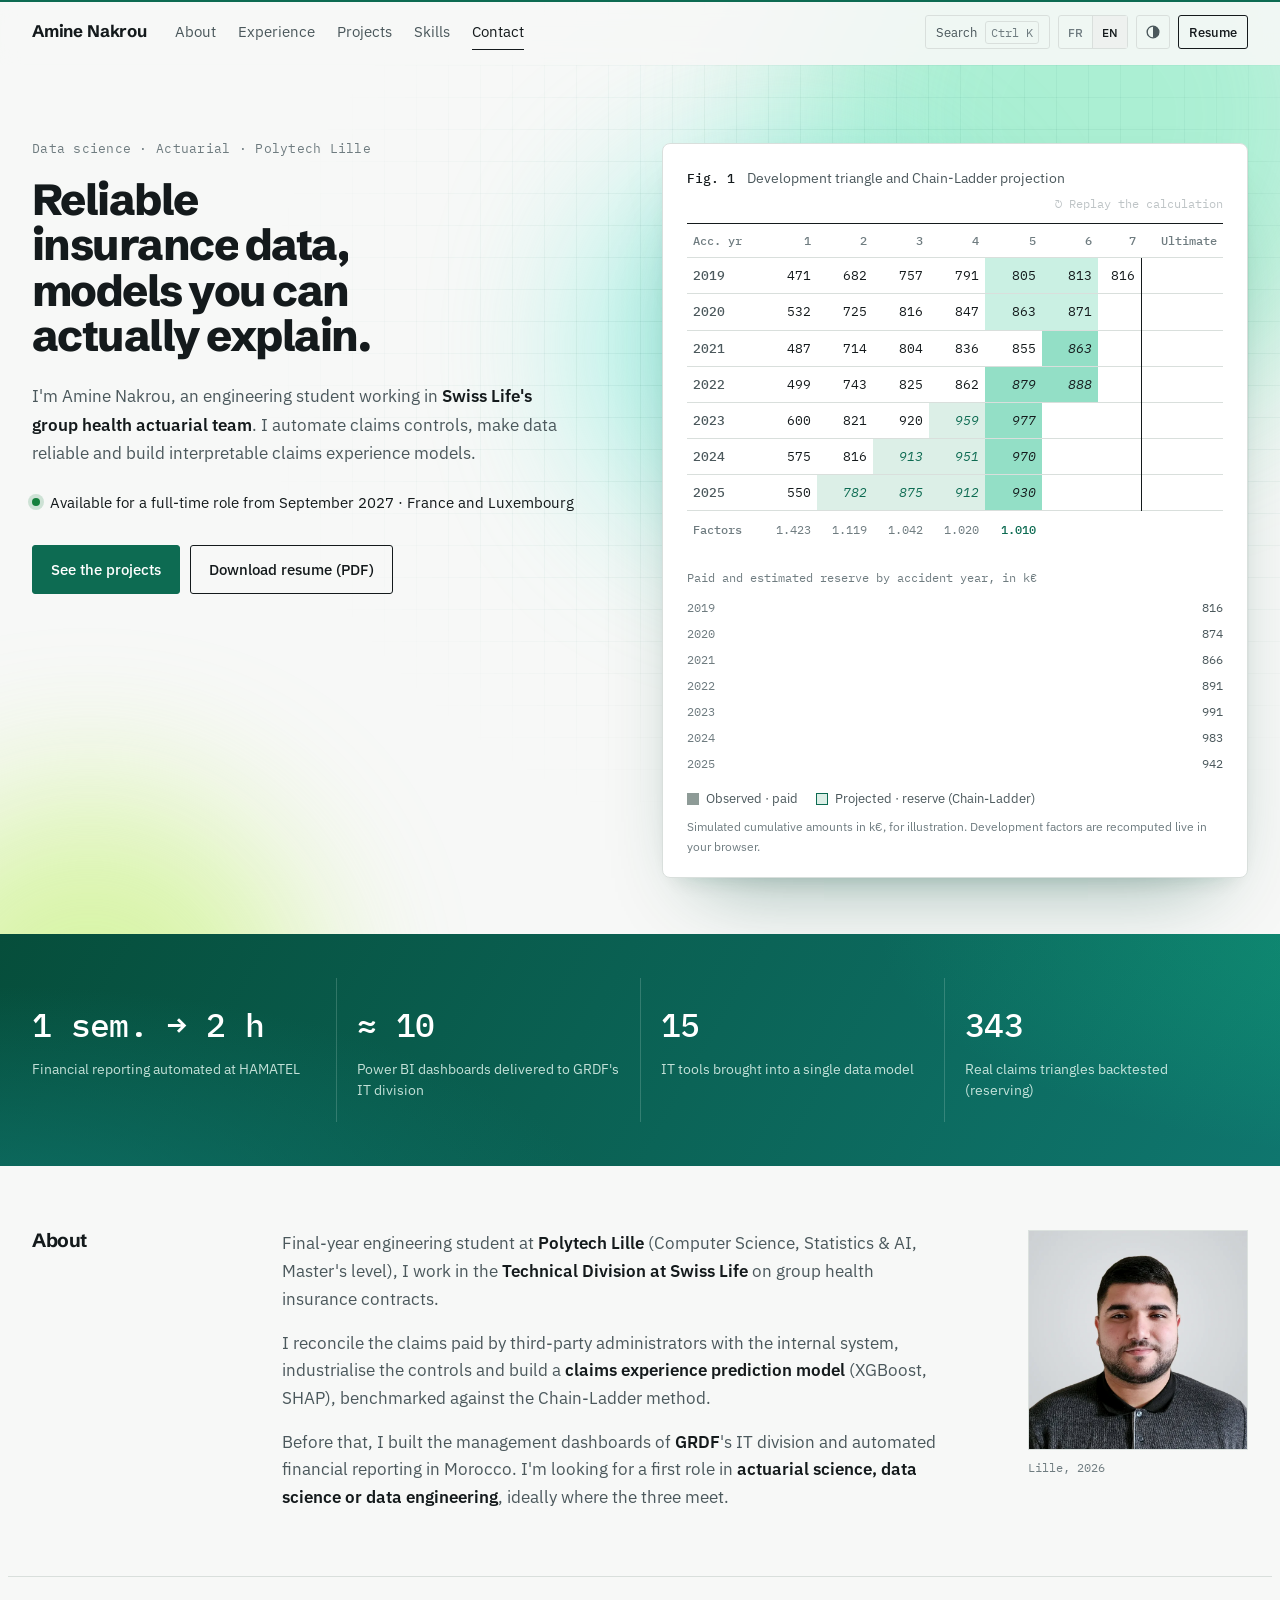
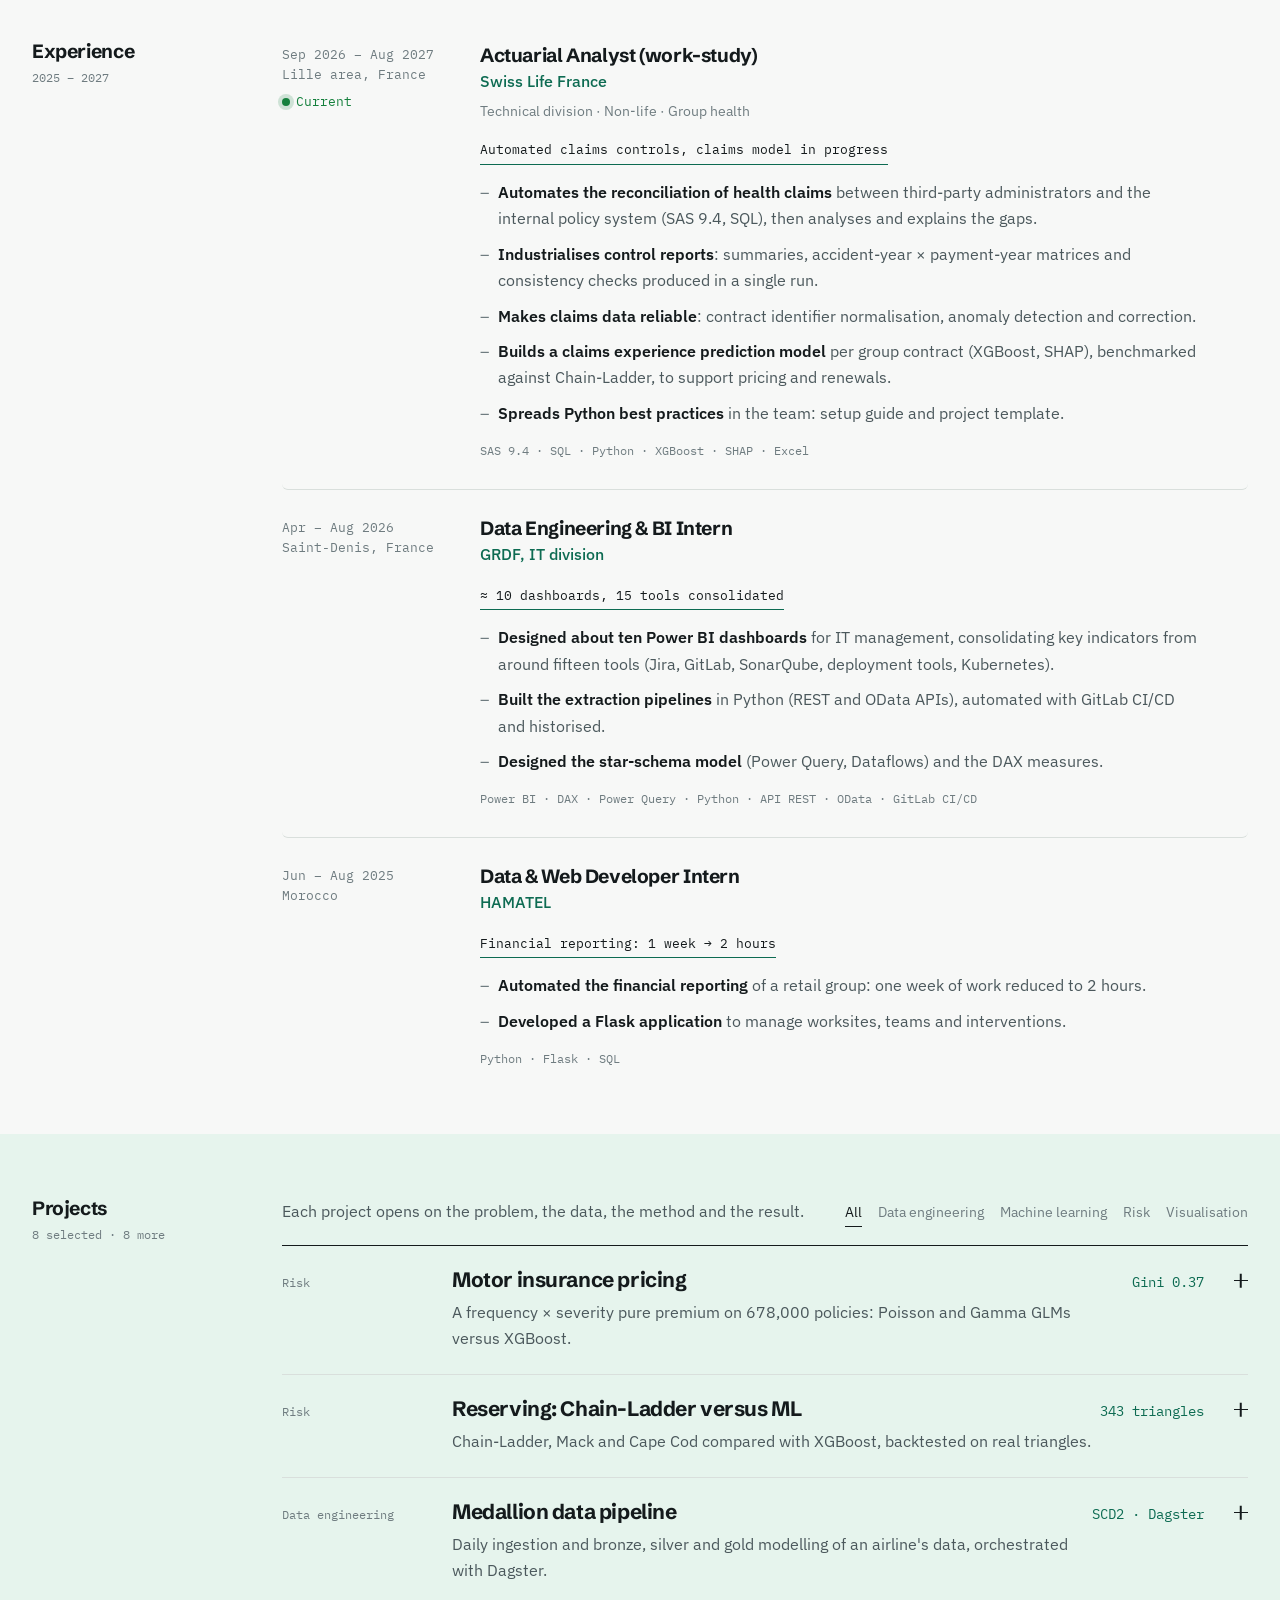
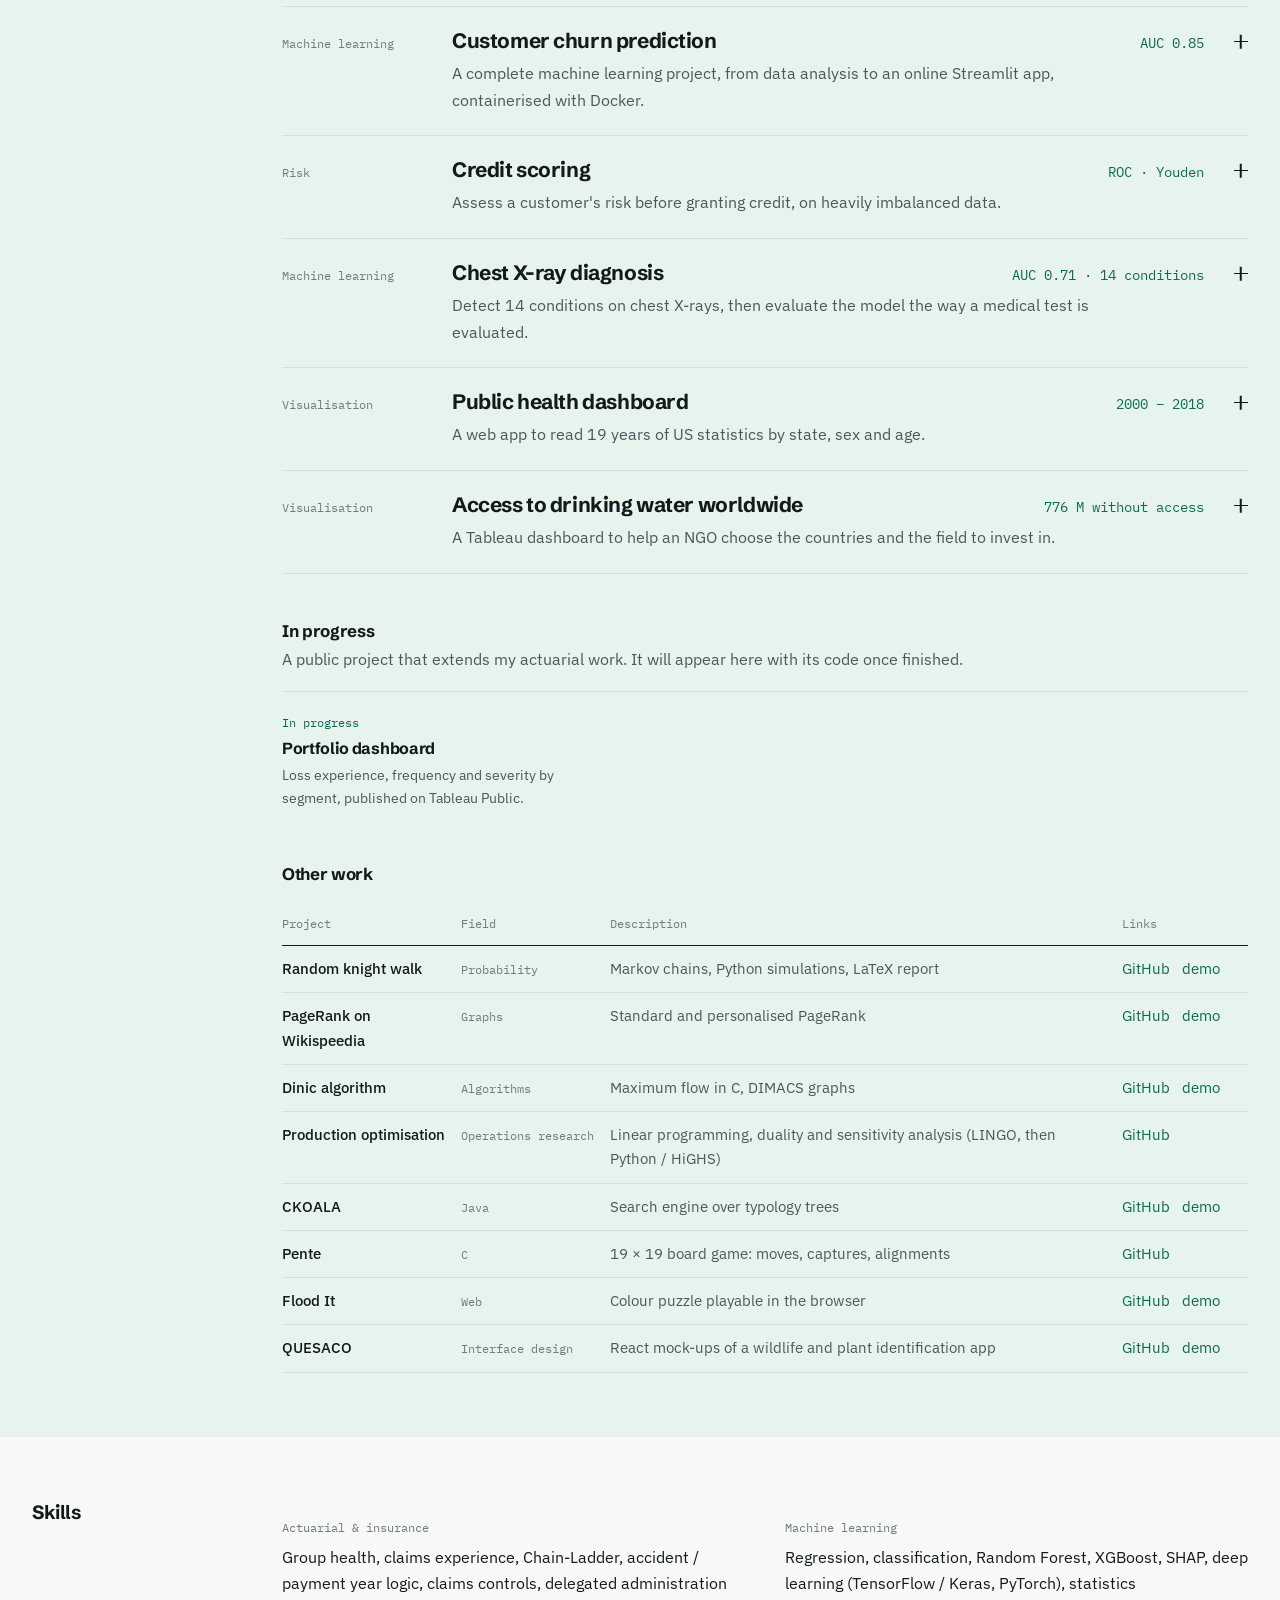
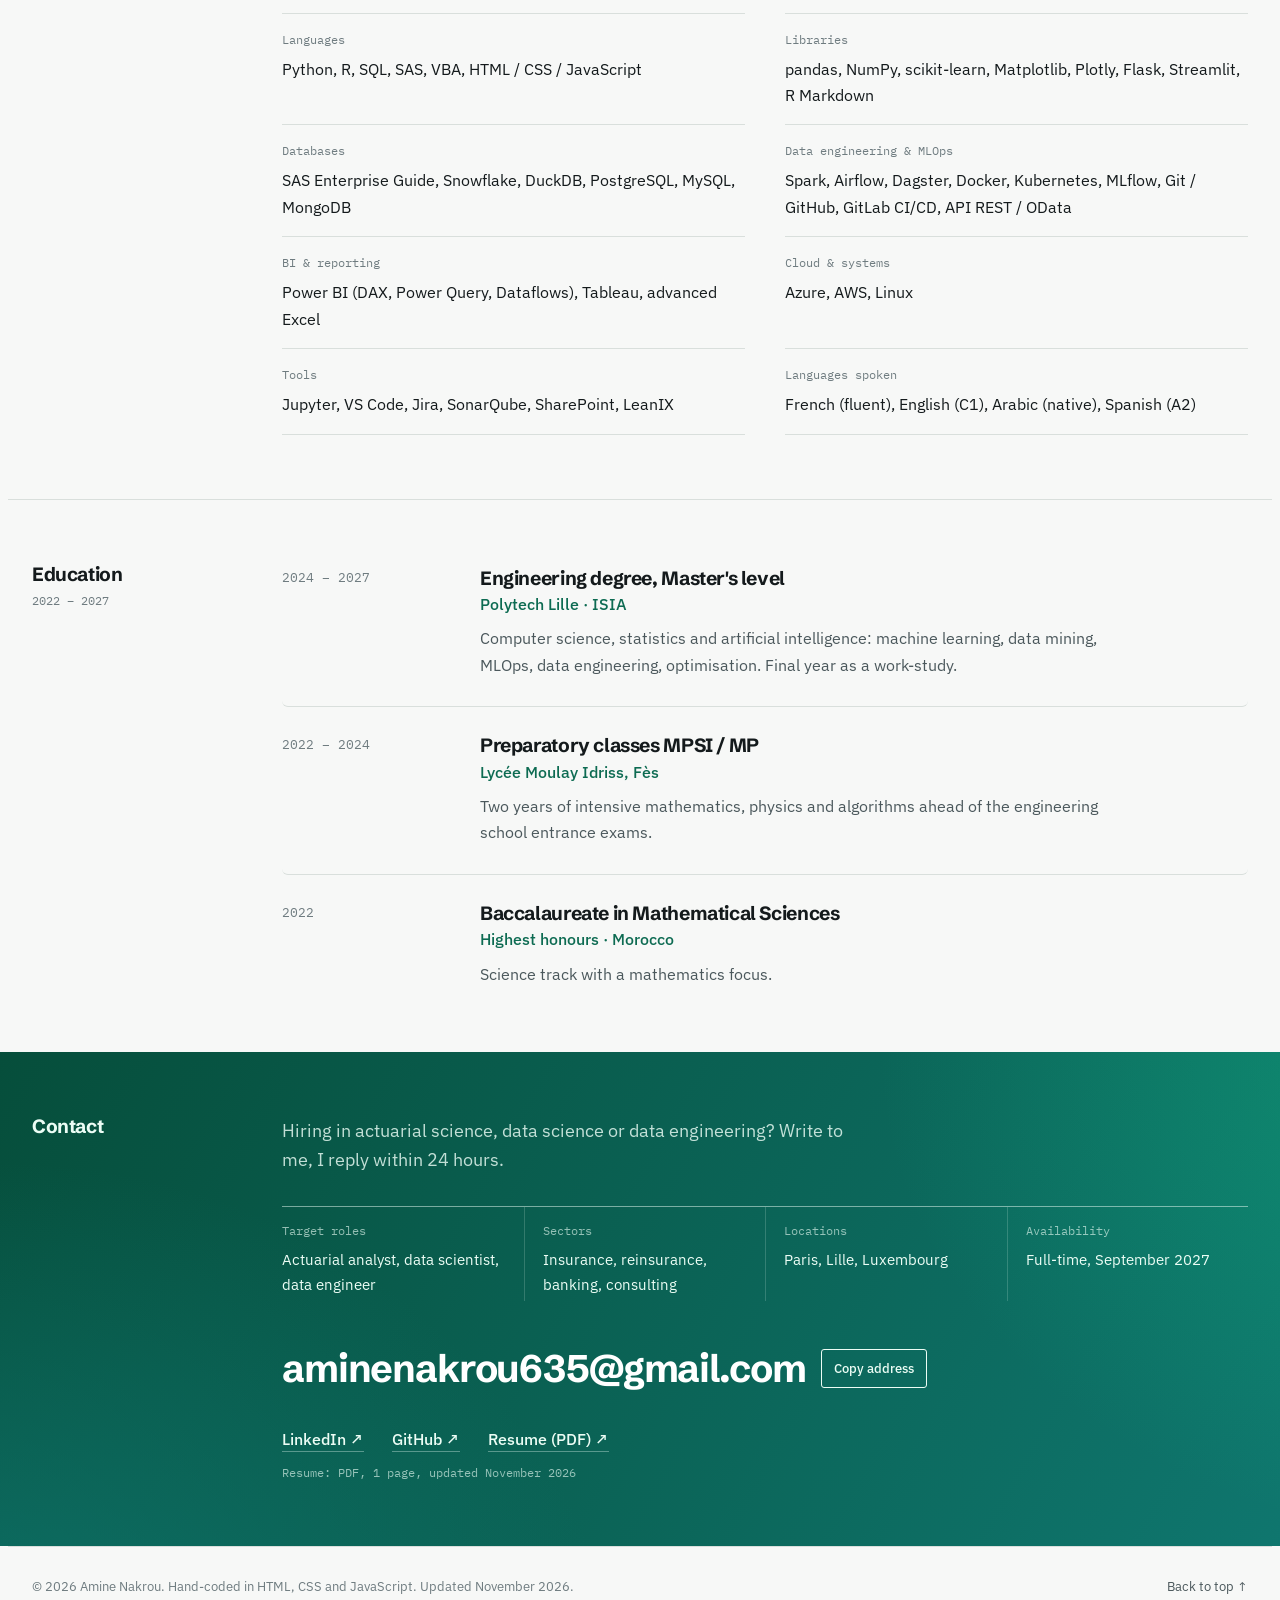
<file: index.html>
<!DOCTYPE html>
<html lang="fr">
<head>
  <meta charset="UTF-8" />
  <meta name="viewport" content="width=device-width, initial-scale=1.0, viewport-fit=cover" />
  <title>Amine Nakrou — Data science & actuariat</title>
  <meta name="description" content="Amine Nakrou, futur ingénieur Polytech Lille (ISIA), en alternance à l'actuariat santé collective de Swiss Life. Data science, actuariat, data engineering. Disponible en CDI dès septembre 2027, en France ou au Luxembourg." />
  <meta name="author" content="Amine Nakrou" />
  <meta name="robots" content="index, follow" />
  <link rel="canonical" href="https://aminenakrou.github.io/portfolio/" />
  <meta property="og:title" content="Amine Nakrou — Data science & actuariat" />
  <meta property="og:description" content="Ingénieur data science en actuariat santé. Contrôles automatisés, données de prestations fiables, modèles de sinistralité interprétables. CDI dès septembre 2027." />
  <meta property="og:image" content="https://aminenakrou.github.io/portfolio/assets/img/og-preview.png" />
  <meta property="og:url" content="https://aminenakrou.github.io/portfolio/" />
  <meta property="og:type" content="website" />
  <meta property="og:locale" content="fr_FR" />
  <meta name="twitter:card" content="summary_large_image" />
  <link rel="icon" href="assets/img/favicon.svg" type="image/svg+xml" />
  <link rel="preconnect" href="https://fonts.googleapis.com" />
  <link rel="preconnect" href="https://fonts.gstatic.com" crossorigin />
  <link href="https://fonts.googleapis.com/css2?family=Schibsted+Grotesk:wght@500;600;700;800&family=IBM+Plex+Sans:ital,wght@0,400;0,500;0,600;1,400&family=IBM+Plex+Mono:wght@400;500&display=swap" rel="stylesheet" />
  <link rel="stylesheet" href="style.css?v=20261119b" />
  <script>
    (function () {
      try {
        var t = localStorage.getItem('theme');
        if (t === 'light' || t === 'dark') document.documentElement.setAttribute('data-theme', t);
      } catch (_) { /* le thème système s'applique */ }
    }());
  </script>
  <script type="application/ld+json">
    {
      "@context": "https://schema.org",
      "@type": "Person",
      "name": "Amine Nakrou",
      "url": "https://aminenakrou.github.io/portfolio/",
      "jobTitle": "Ingénieur data science & actuariat",
      "alumniOf": {"@type": "CollegeOrUniversity", "name": "Polytech Lille"},
      "sameAs": ["https://linkedin.com/in/amine-nakrou", "https://github.com/aminenakrou"],
      "knowsAbout": ["Actuariat", "Assurance santé", "Chain-Ladder", "Data science", "Machine learning", "Data engineering", "SAS", "Python", "SQL", "Power BI"]
    }
  </script>
</head>
<body>
  <a class="skip" href="#main" data-i18n="a11y.skip">Aller au contenu</a>
  <div class="progress" aria-hidden="true"></div>

  <header class="top" id="top">
    <div class="shell top-inner">
      <a class="brand" href="#main">Amine Nakrou</a>
      <nav class="nav" data-i18n-aria="a11y.nav" aria-label="Navigation principale">
        <a href="#profil" data-i18n="nav.about">Profil</a>
        <a href="#experience" data-i18n="nav.experience">Expérience</a>
        <a href="#projets" data-i18n="nav.projects">Projets</a>
        <a href="#competences" data-i18n="nav.skills">Compétences</a>
        <a href="#contact" data-i18n="nav.contact">Contact</a>
      </nav>
      <div class="tools">
        <button class="tool search-btn" id="paletteBtn" type="button" data-i18n-title="palette.open" title="Recherche rapide"><span data-i18n="palette.short">Rechercher</span> <kbd id="kbd">Ctrl K</kbd></button>
        <div class="lang" role="group" data-i18n-aria="a11y.lang" aria-label="Langue">
          <button type="button" data-lang="fr" aria-pressed="true">FR</button>
          <button type="button" data-lang="en" aria-pressed="false">EN</button>
        </div>
        <button class="tool icon" id="themeBtn" type="button" aria-label="Changer de thème">
          <svg viewBox="0 0 20 20" aria-hidden="true"><circle cx="10" cy="10" r="6.5"/><path d="M10 3.5a6.5 6.5 0 0 1 0 13z"/></svg>
        </button>
        <a class="tool cv cv-link" href="assets/cv/cv_amine_nakrou_fr.pdf" target="_blank" rel="noopener" data-i18n="nav.cv">CV</a>
        <button class="tool icon menu-btn" id="menuBtn" type="button" aria-expanded="false" aria-controls="menu" data-i18n-aria="a11y.menu" aria-label="Menu">
          <svg viewBox="0 0 20 20" aria-hidden="true"><path d="M3 7h14M3 13h14"/></svg>
        </button>
      </div>
    </div>
    <nav class="menu" id="menu" hidden>
      <a href="#profil" data-i18n="nav.about">Profil</a>
      <a href="#experience" data-i18n="nav.experience">Expérience</a>
      <a href="#projets" data-i18n="nav.projects">Projets</a>
      <a href="#competences" data-i18n="nav.skills">Compétences</a>
      <a href="#contact" data-i18n="nav.contact">Contact</a>
      <a class="cv-link" href="assets/cv/cv_amine_nakrou_fr.pdf" target="_blank" rel="noopener" data-i18n="hero.cv">Télécharger le CV (PDF)</a>
    </nav>
  </header>

  <main id="main">
    <!-- ================= OUVERTURE ================= -->
    <section class="hero shell" id="hero">
      <div class="hero-glow" aria-hidden="true"><span></span><span></span><span></span><i class="cursor-glow"></i></div>
      <div class="hero-text">
        <p class="eyebrow" data-i18n="hero.eyebrow">Data science · Actuariat · Polytech Lille</p>
        <h1 data-i18n-html="hero.title">Des données d'assurance fiables, des modèles qu'on peut expliquer.</h1>
        <p class="lede" data-i18n-html="hero.lede">Je suis Amine Nakrou, futur ingénieur en alternance à l'<strong>actuariat santé collective de Swiss Life</strong>. J'automatise les contrôles de prestations, je fiabilise les données et je construis des modèles de sinistralité interprétables.</p>
        <p class="availability"><span class="dot" aria-hidden="true"></span><span data-i18n="hero.available">Disponible en CDI à partir de septembre 2027 · France et Luxembourg</span></p>
        <div class="actions">
          <a class="btn primary" href="#projets" data-i18n="hero.projects">Voir les projets</a>
          <a class="btn cv-link" href="assets/cv/cv_amine_nakrou_fr.pdf" target="_blank" rel="noopener" data-i18n="hero.cv">Télécharger le CV (PDF)</a>
        </div>
      </div>

      <figure class="triangle-fig" id="triangleFig">
        <div class="fig-head">
          <span class="fig-num" data-i18n="fig.num">Fig. 1</span>
          <span class="fig-title" data-i18n="fig.title">Triangle de développement et projection Chain-Ladder</span>
          <button class="replay" id="replay" type="button"><span aria-hidden="true">↻</span> <span data-i18n="fig.replay">Rejouer le calcul</span></button>
        </div>
        <div class="table-wrap">
          <table class="triangle" id="triangle" aria-describedby="figCaption"></table>
        </div>
        <div class="bars-head mono" data-i18n="fig.bars">Payé et réserve estimée par année de survenance, en k€</div>
        <div class="bars" id="bars"></div>
        <figcaption id="figCaption">
          <span class="legend"><i class="sw sw-obs" aria-hidden="true"></i><span data-i18n="fig.observed">Observé · payé</span></span>
          <span class="legend"><i class="sw sw-proj" aria-hidden="true"></i><span data-i18n="fig.projected">Projeté · réserve (Chain-Ladder)</span></span>
          <span class="fig-readout mono" id="figReadout" aria-live="polite"></span>
          <span class="fig-note" data-i18n="fig.note">Montants cumulés simulés en k€, à titre d'illustration. Les facteurs de développement sont recalculés en direct dans le navigateur.</span>
        </figcaption>
      </figure>
    </section>

    <!-- ================= REPÈRES ================= -->
    <section class="figures shell band band-dark" data-i18n-aria="figures.label" aria-label="Repères chiffrés">
      <dl class="figures-list">
        <div><dt class="mono">1 sem. → 2 h</dt><dd data-i18n="figures.f1">Reporting financier automatisé chez HAMATEL</dd></div>
        <div><dt class="mono">≈ <span class="count" data-to="10">10</span></dt><dd data-i18n="figures.f2">Tableaux de bord Power BI livrés à la DSI de GRDF</dd></div>
        <div><dt class="mono"><span class="count" data-to="15">15</span></dt><dd data-i18n="figures.f3">Outils du SI réunis dans un même modèle de données</dd></div>
        <div><dt class="mono"><span class="count" data-to="343">343</span></dt><dd data-i18n="figures.f4">Triangles de sinistres réels backtestés (provisionnement)</dd></div>
      </dl>
    </section>

    <!-- ================= PROFIL ================= -->
    <section class="block shell" id="profil">
      <div class="block-head"><h2 class="block-label" data-i18n="nav.about">Profil</h2></div>
      <div class="block-body profile">
        <div class="prose">
          <p data-i18n-html="about.p1">Élève-ingénieur en dernière année à <strong>Polytech Lille</strong>, spécialité Informatique, Statistiques et IA (grade Master), je travaille en alternance à la <strong>Direction technique de Swiss Life</strong>, sur les contrats santé collectifs d'entreprise.</p>
          <p data-i18n-html="about.p2">J'y rapproche les prestations versées par les délégataires de gestion avec le système interne, j'industrialise les contrôles et je développe un <strong>modèle de prédiction de la sinistralité</strong> (XGBoost, SHAP), comparé à la méthode Chain-Ladder.</p>
          <p data-i18n-html="about.p3">Avant cela, j'ai construit les tableaux de bord de pilotage de la DSI de <strong>GRDF</strong> et automatisé des rapports financiers au Maroc. Je cherche un premier poste en <strong>actuariat, data science ou data engineering</strong>, idéalement là où les trois se rencontrent.</p>
        </div>
        <figure class="portrait">
          <picture>
            <source srcset="assets/img/profile.webp" type="image/webp" />
            <img src="assets/img/profile.jpg" width="720" height="720" alt="Portrait d'Amine Nakrou" loading="lazy" decoding="async" />
          </picture>
          <figcaption class="mono" data-i18n="about.caption">Lille, 2026</figcaption>
        </figure>
      </div>
    </section>

    <!-- ================= EXPÉRIENCE ================= -->
    <section class="block shell" id="experience">
      <div class="block-head"><h2 class="block-label" data-i18n="nav.experience">Expérience</h2><span class="block-meta">2025 – 2027</span></div>
      <ol class="block-body entries" id="jobs"></ol>
    </section>

    <!-- ================= PROJETS ================= -->
    <section class="block shell band band-tint" id="projets">
      <div class="block-head"><h2 class="block-label" data-i18n="nav.projects">Projets</h2><span class="block-meta" id="projMeta"></span></div>
      <div class="block-body">
        <div class="proj-bar">
          <p class="muted" data-i18n="proj.sub">Chaque projet s'ouvre sur le problème, les données, la méthode et le résultat.</p>
          <div class="filters" id="filters" role="group" data-i18n-aria="a11y.filters" aria-label="Filtrer les projets"></div>
        </div>
        <div class="projects" id="projects"></div>

        <div class="sub">
          <h3 class="sub-title"><span data-i18n="lab.title">En cours de construction</span></h3>
          <p class="muted" data-i18n="lab.sub">Un projet public qui prolonge mon travail en actuariat. Il apparaîtra ici avec son code dès qu'il sera terminé.</p>
          <ul class="lab" id="lab"></ul>
        </div>

        <div class="sub">
          <h3 class="sub-title" data-i18n="more.title">Autres travaux</h3>
          <div class="table-wrap">
            <table class="others" id="others"></table>
          </div>
        </div>
      </div>
    </section>

    <!-- ================= COMPÉTENCES ================= -->
    <section class="block shell" id="competences">
      <div class="block-head"><h2 class="block-label" data-i18n="nav.skills">Compétences</h2></div>
      <dl class="block-body skills" id="skills"></dl>
    </section>

    <!-- ================= FORMATION ================= -->
    <section class="block shell" id="formation">
      <div class="block-head"><h2 class="block-label" data-i18n="nav.education">Formation</h2><span class="block-meta">2022 – 2027</span></div>
      <ol class="block-body entries" id="edu"></ol>
    </section>

    <!-- ================= CONTACT ================= -->
    <section class="block shell contact band band-dark" id="contact">
      <div class="block-head"><h2 class="block-label" data-i18n="nav.contact">Contact</h2></div>
      <div class="block-body">
        <p class="contact-lead" data-i18n="contact.lead">Vous recrutez en actuariat, en data science ou en data engineering ? Écrivez-moi, je réponds sous 24 heures.</p>
        <dl class="wanted" data-i18n-aria="wanted.label" aria-label="Le poste que je cherche">
          <div><dt data-i18n="wanted.k1">Postes visés</dt><dd data-i18n="wanted.v1">Chargé d'études actuarielles, data scientist, data engineer</dd></div>
          <div><dt data-i18n="wanted.k2">Secteurs</dt><dd data-i18n="wanted.v2">Assurance, réassurance, banque, conseil</dd></div>
          <div><dt data-i18n="wanted.k3">Lieux</dt><dd data-i18n="wanted.v3">Paris, Lille, Luxembourg</dd></div>
          <div><dt data-i18n="wanted.k4">Disponibilité</dt><dd data-i18n="wanted.v4">CDI, septembre 2027</dd></div>
        </dl>
        <div class="mail-row">
          <a class="mail" id="mail" href="mailto:aminenakrou635@gmail.com">aminenakrou635@gmail.com</a>
          <button class="btn small" id="copyMail" type="button" data-i18n="contact.copy">Copier l'adresse</button>
        </div>
        <ul class="links">
          <li><a href="https://linkedin.com/in/amine-nakrou" target="_blank" rel="noopener noreferrer">LinkedIn <span class="arrow" aria-hidden="true">↗</span></a></li>
          <li><a href="https://github.com/aminenakrou" target="_blank" rel="noopener noreferrer">GitHub <span class="arrow" aria-hidden="true">↗</span></a></li>
          <li><a class="cv-link" href="assets/cv/cv_amine_nakrou_fr.pdf" target="_blank" rel="noopener"><span data-i18n="contact.cv">CV (PDF)</span> <span class="arrow" aria-hidden="true">↗</span></a></li>
        </ul>
        <p class="cv-meta" data-i18n="contact.cvMeta">CV : PDF, 1 page, mis à jour en novembre 2026</p>
      </div>
    </section>
  </main>

  <footer class="foot shell">
    <p data-i18n="footer.text">© 2026 Amine Nakrou. Site codé à la main en HTML, CSS et JavaScript. Mis à jour en novembre 2026.</p>
    <a href="#main" data-i18n="footer.top">Haut de page ↑</a>
  </footer>

  <dialog class="palette" id="palette" data-i18n-aria="palette.open" aria-label="Recherche rapide">
    <input id="paletteInput" type="text" data-i18n-placeholder="palette.ph" placeholder="Aller à une section, un projet, une action" autocomplete="off" />
    <ul id="paletteList" role="listbox"></ul>
    <p class="palette-hint mono"><span data-i18n="palette.hint">↑ ↓ pour choisir · Entrée pour ouvrir · Échap pour fermer</span></p>
  </dialog>

  <p class="toast" id="toast" role="status" aria-live="polite"></p>
  <script src="script.js?v=20261119b" defer></script>
</body>
</html>
</file>
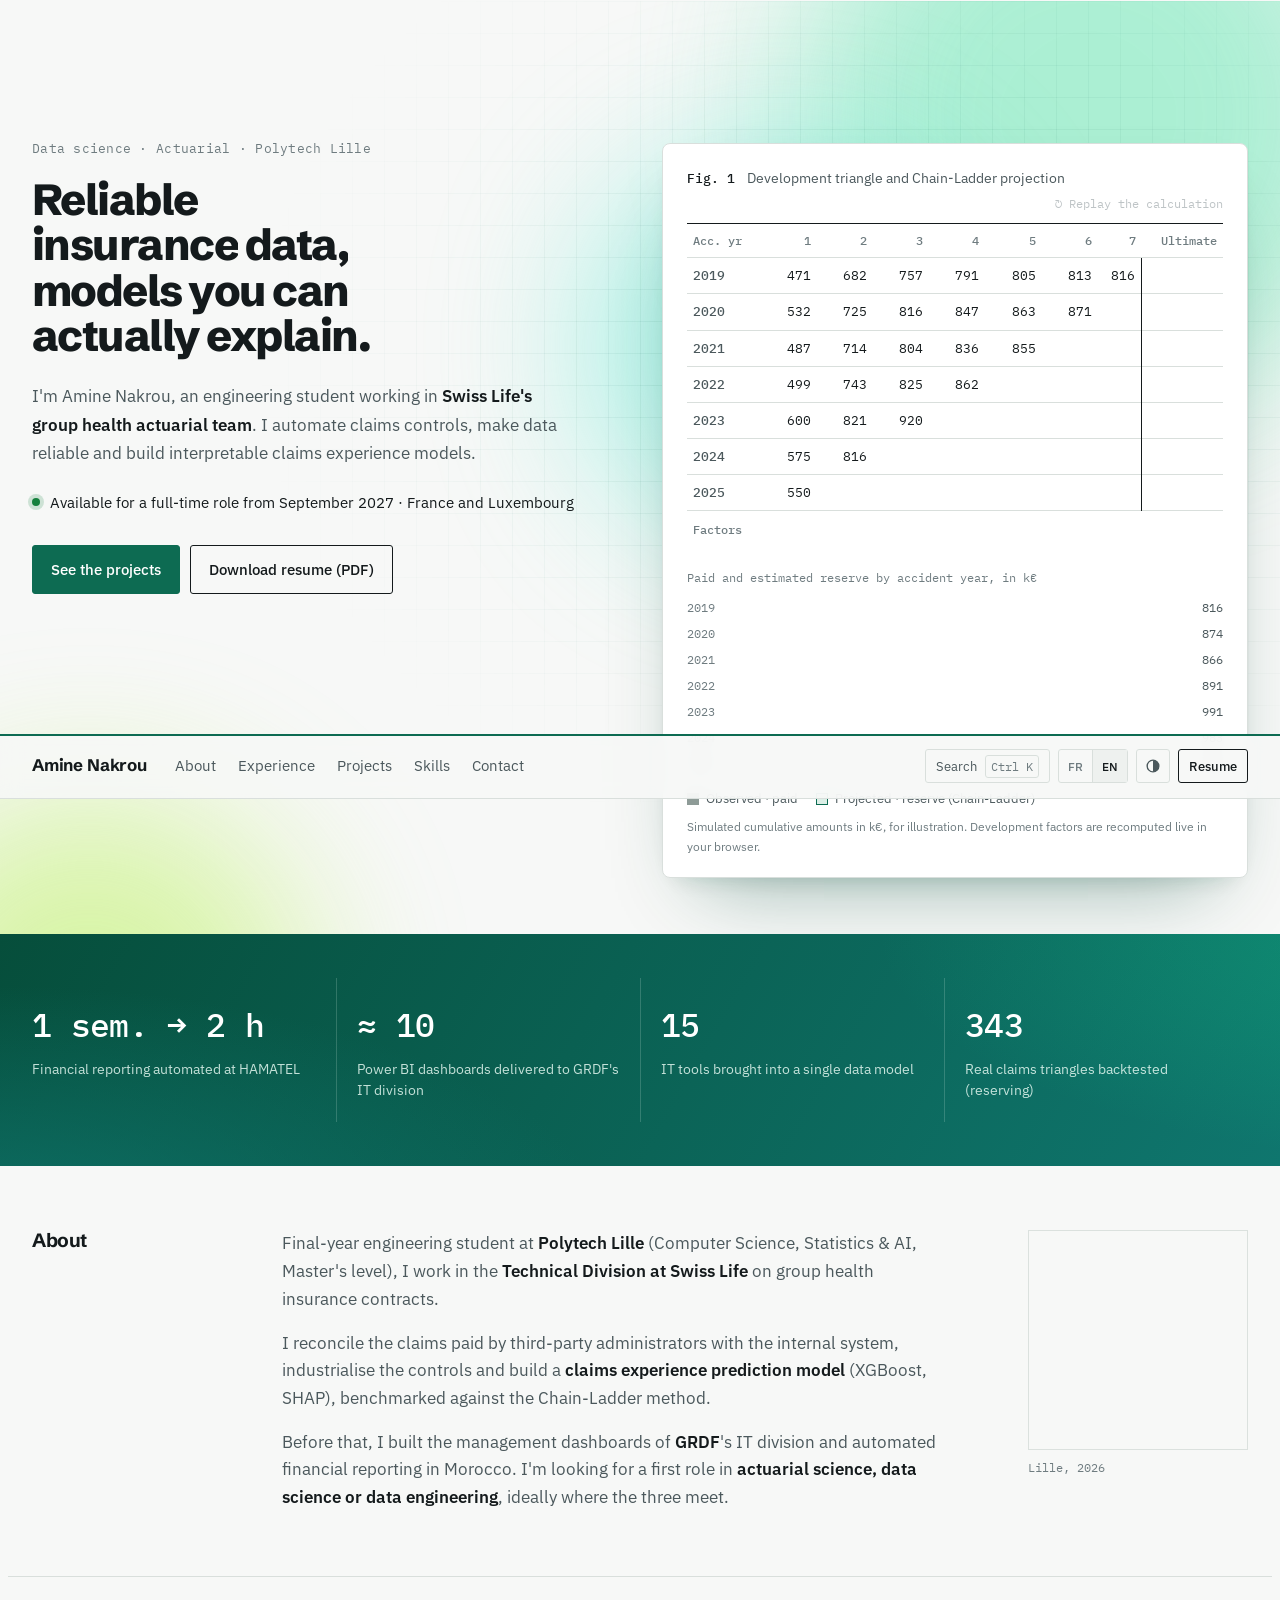
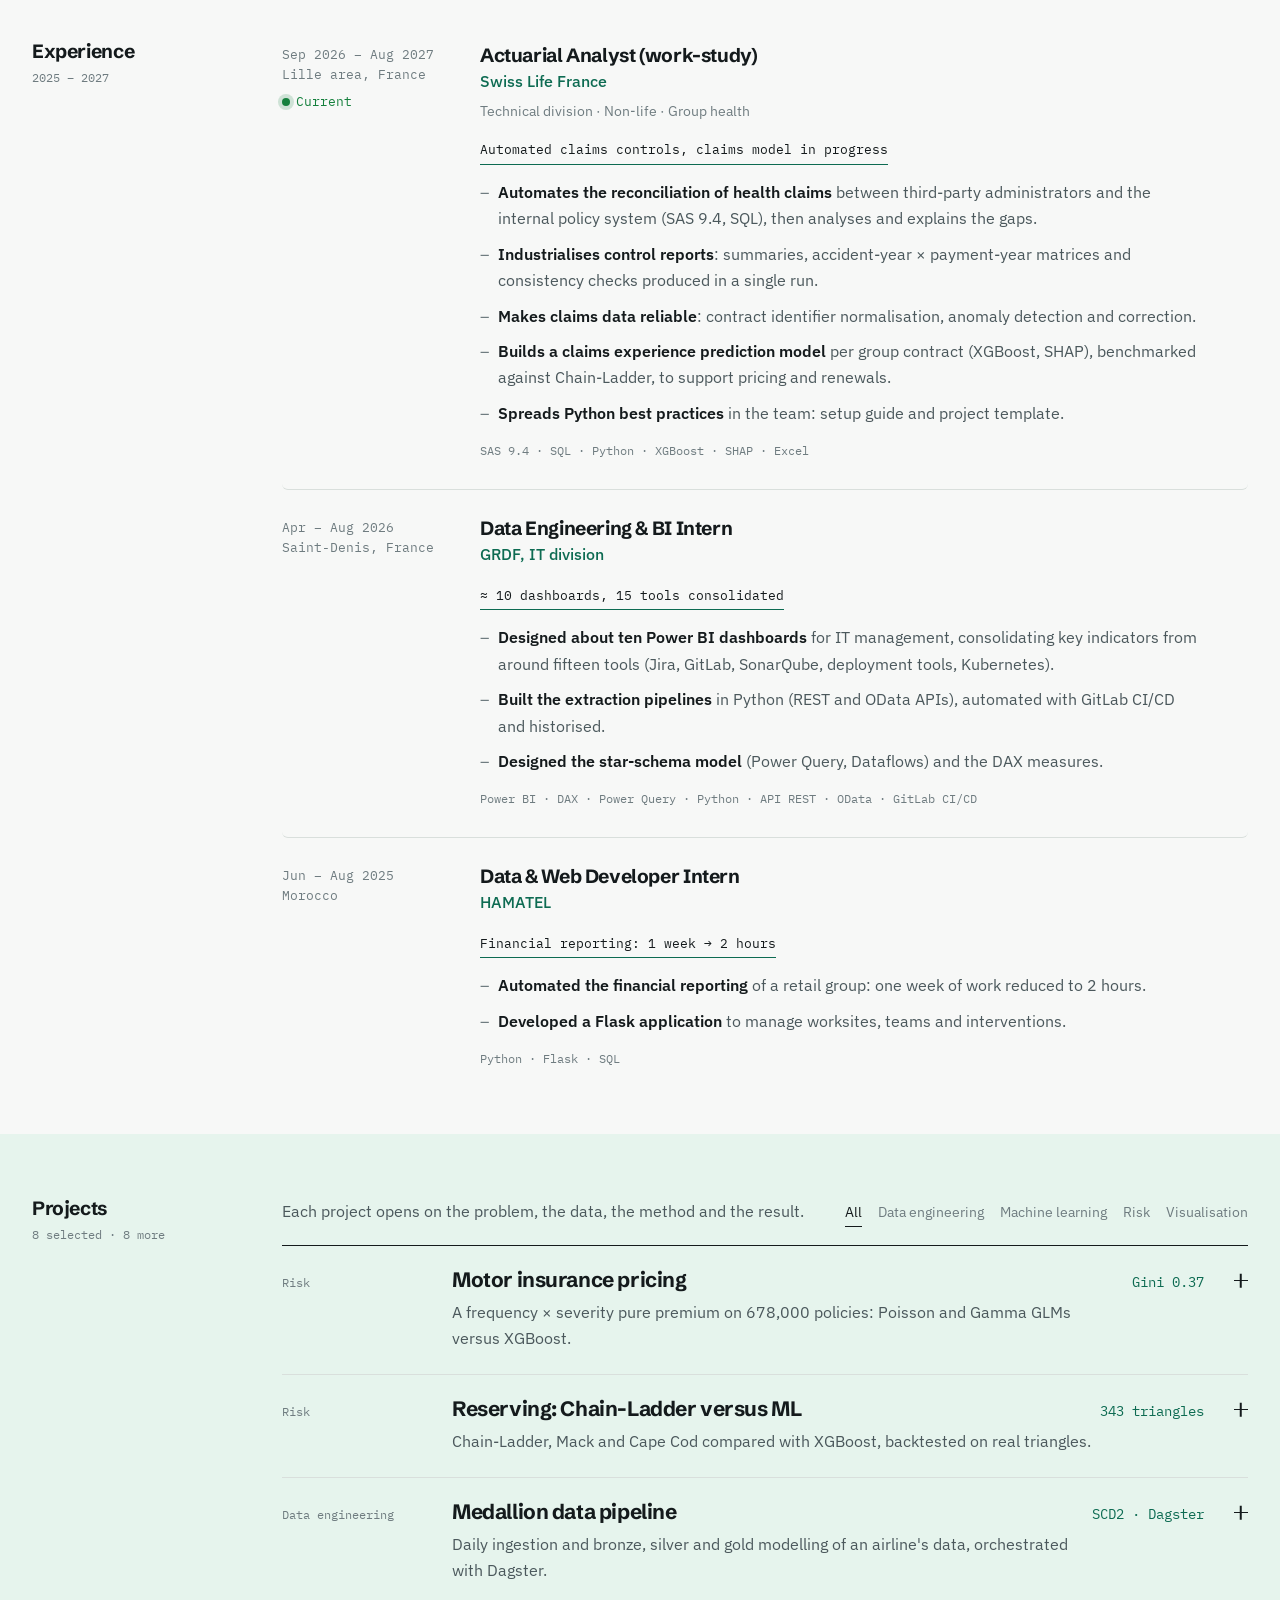
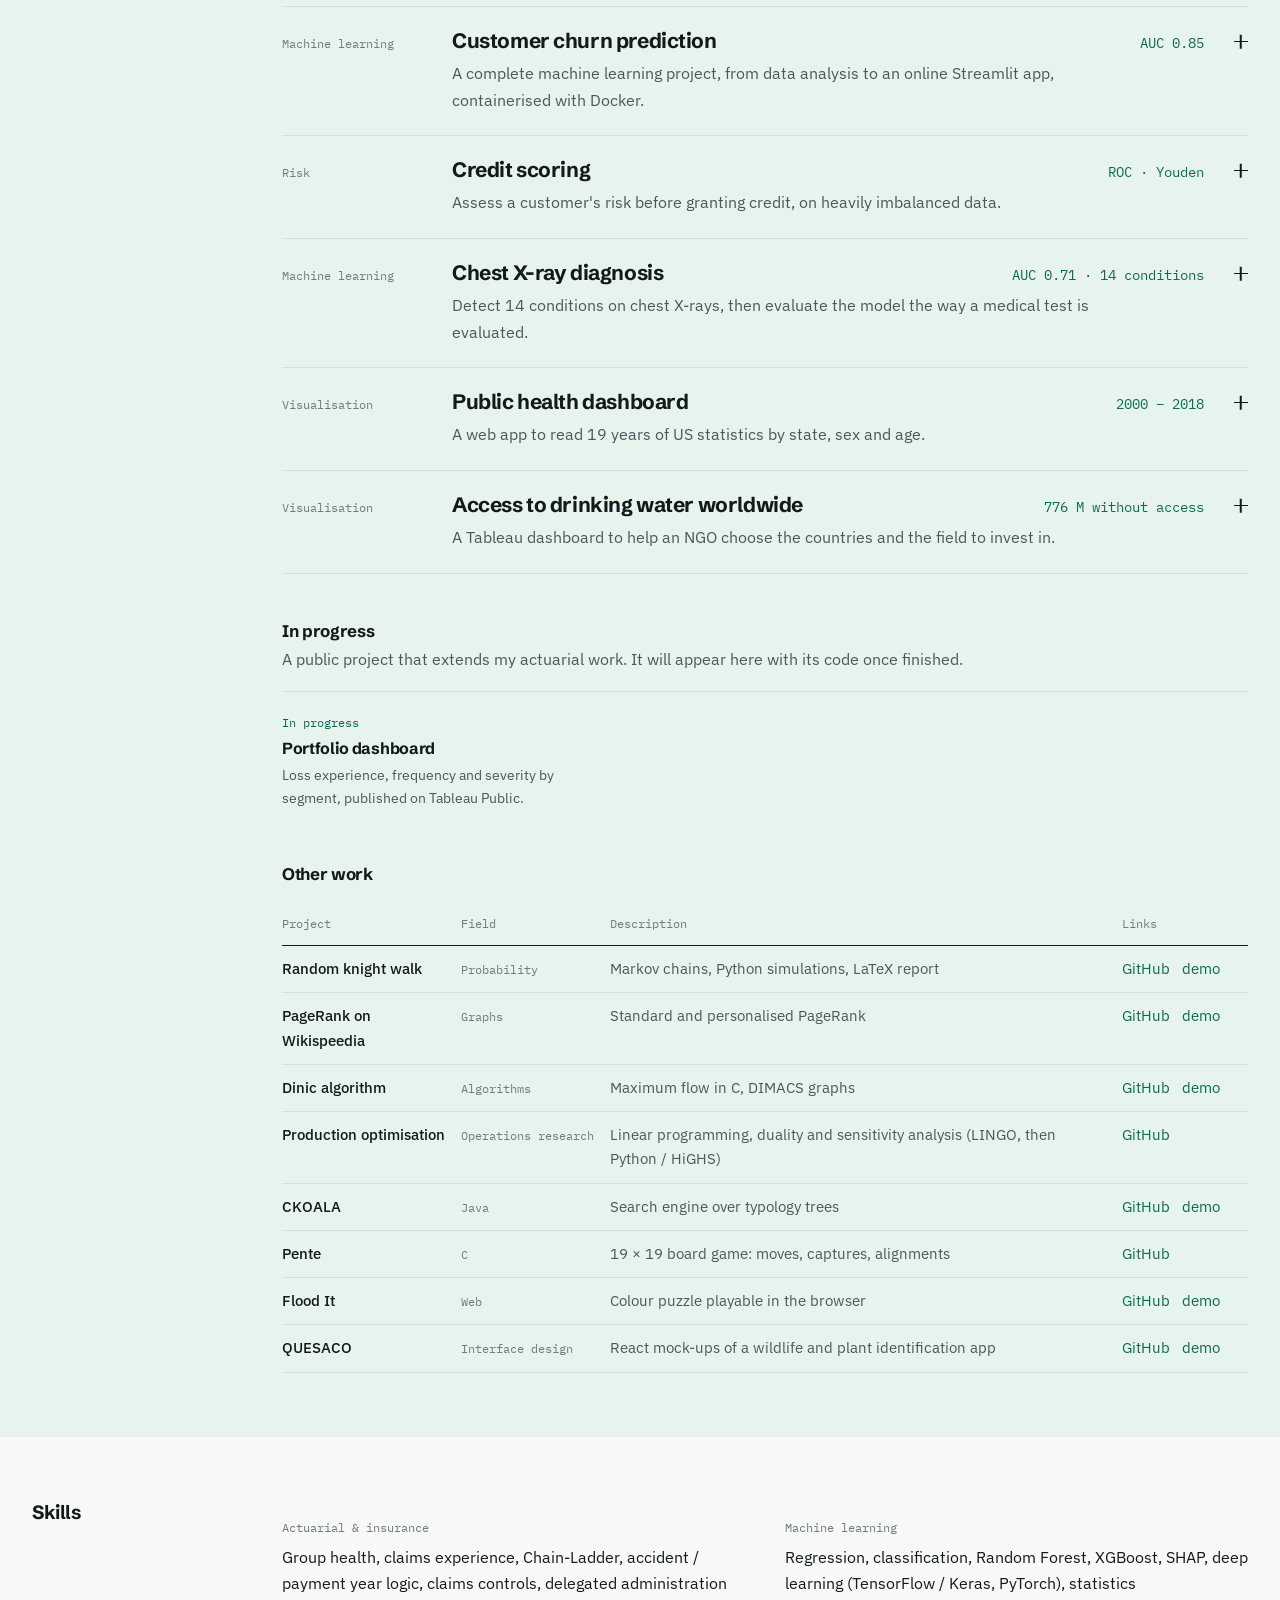
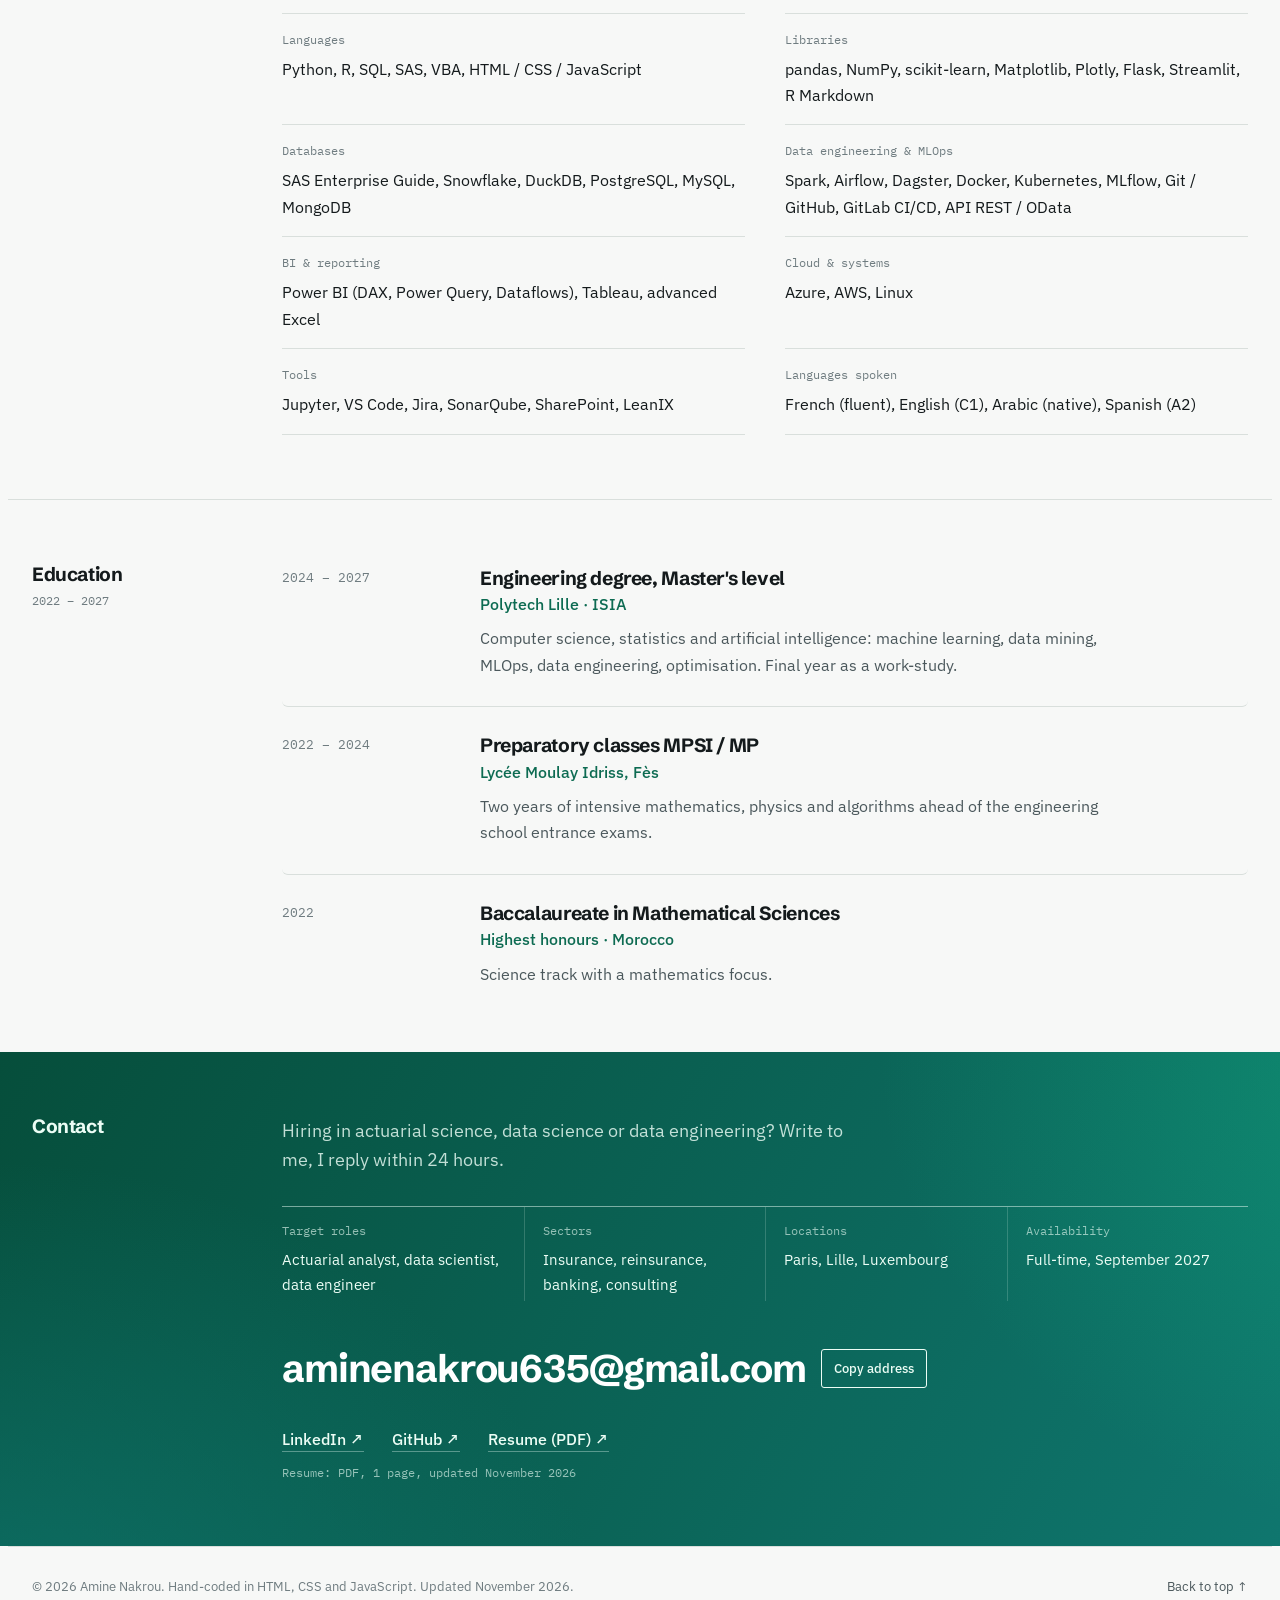
<file: case-studies/churn.html>
<!DOCTYPE html>
<html lang="fr">
<head>
  <meta charset="UTF-8" />
  <title>Prédiction du churn client — Amine Nakrou</title>
  <meta name="robots" content="noindex" />
  <link rel="canonical" href="https://aminenakrou.github.io/portfolio/#projects" />
  <meta http-equiv="refresh" content="0; url=../index.html#projects" />
</head>
<body>
  <p>Cette page a été intégrée au portfolio. <a href="../index.html#projects">Voir le projet</a>.</p>
</body>
</html>
</file>
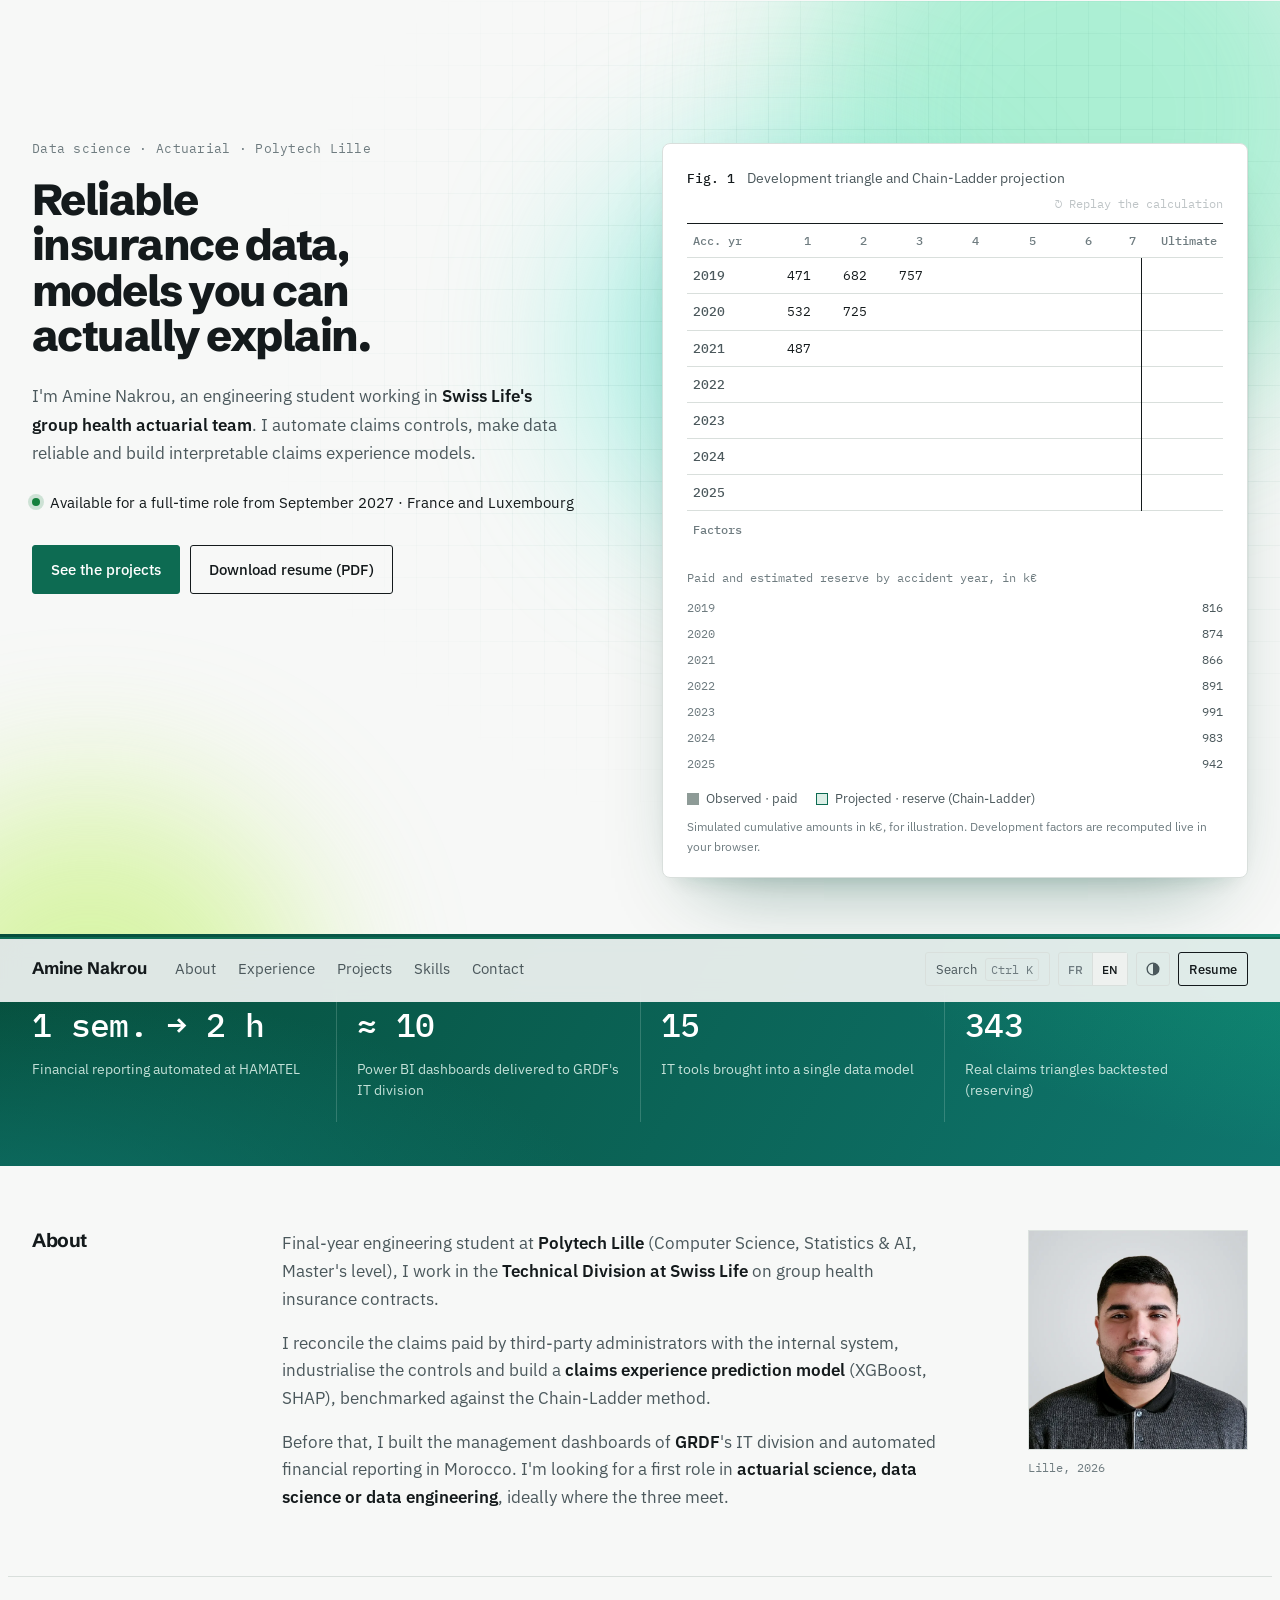
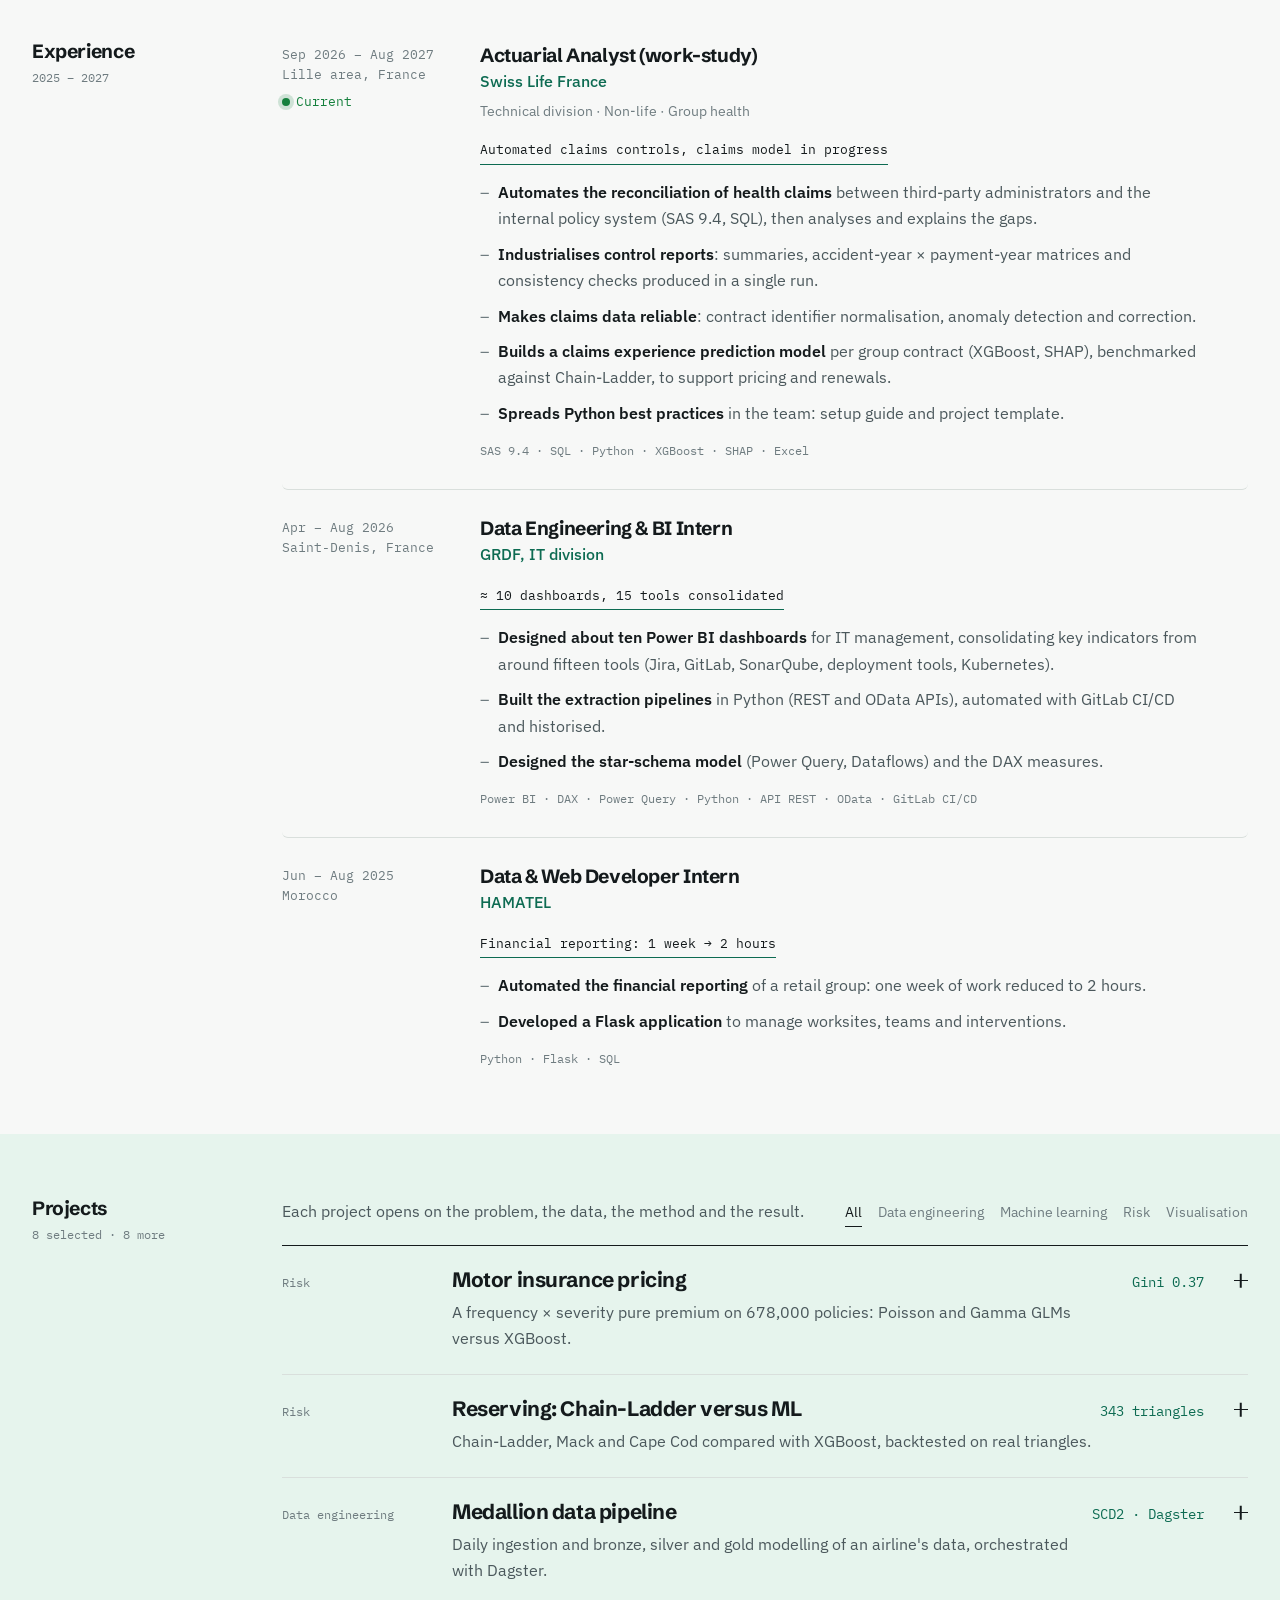
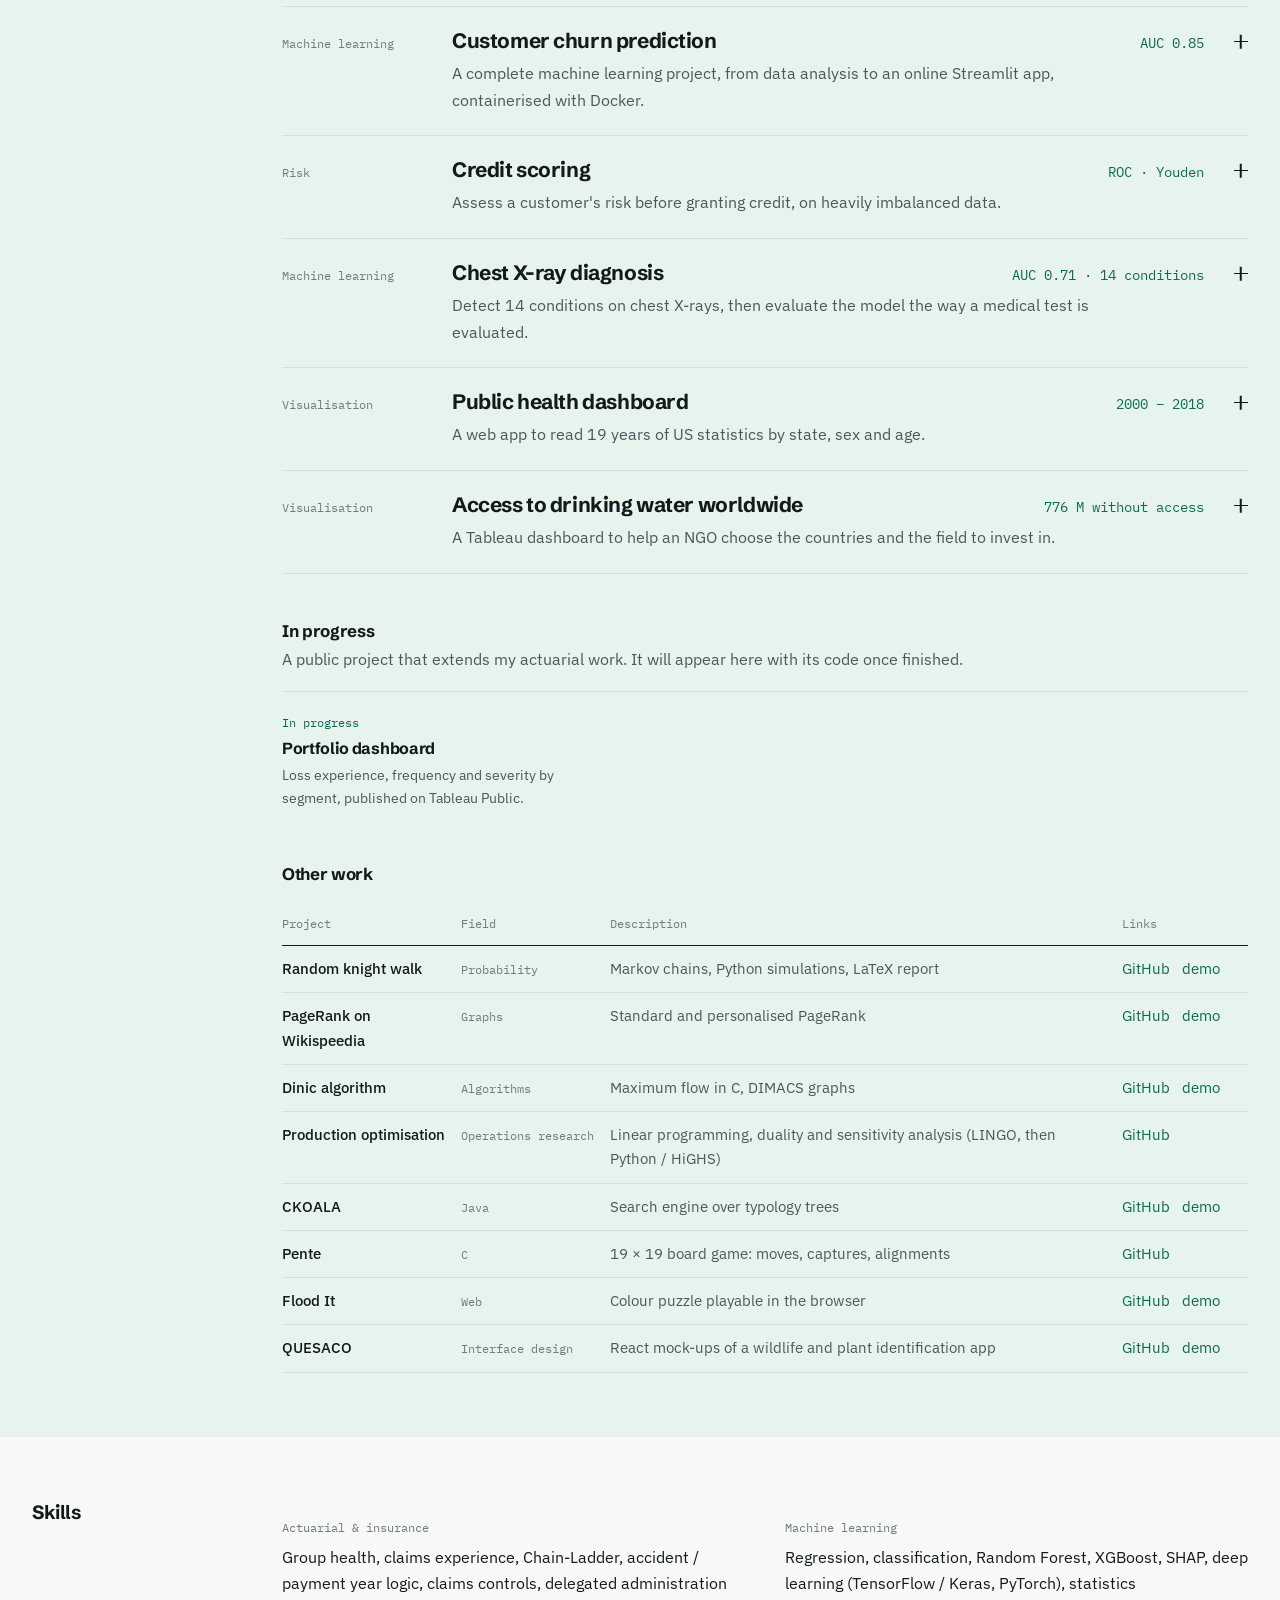
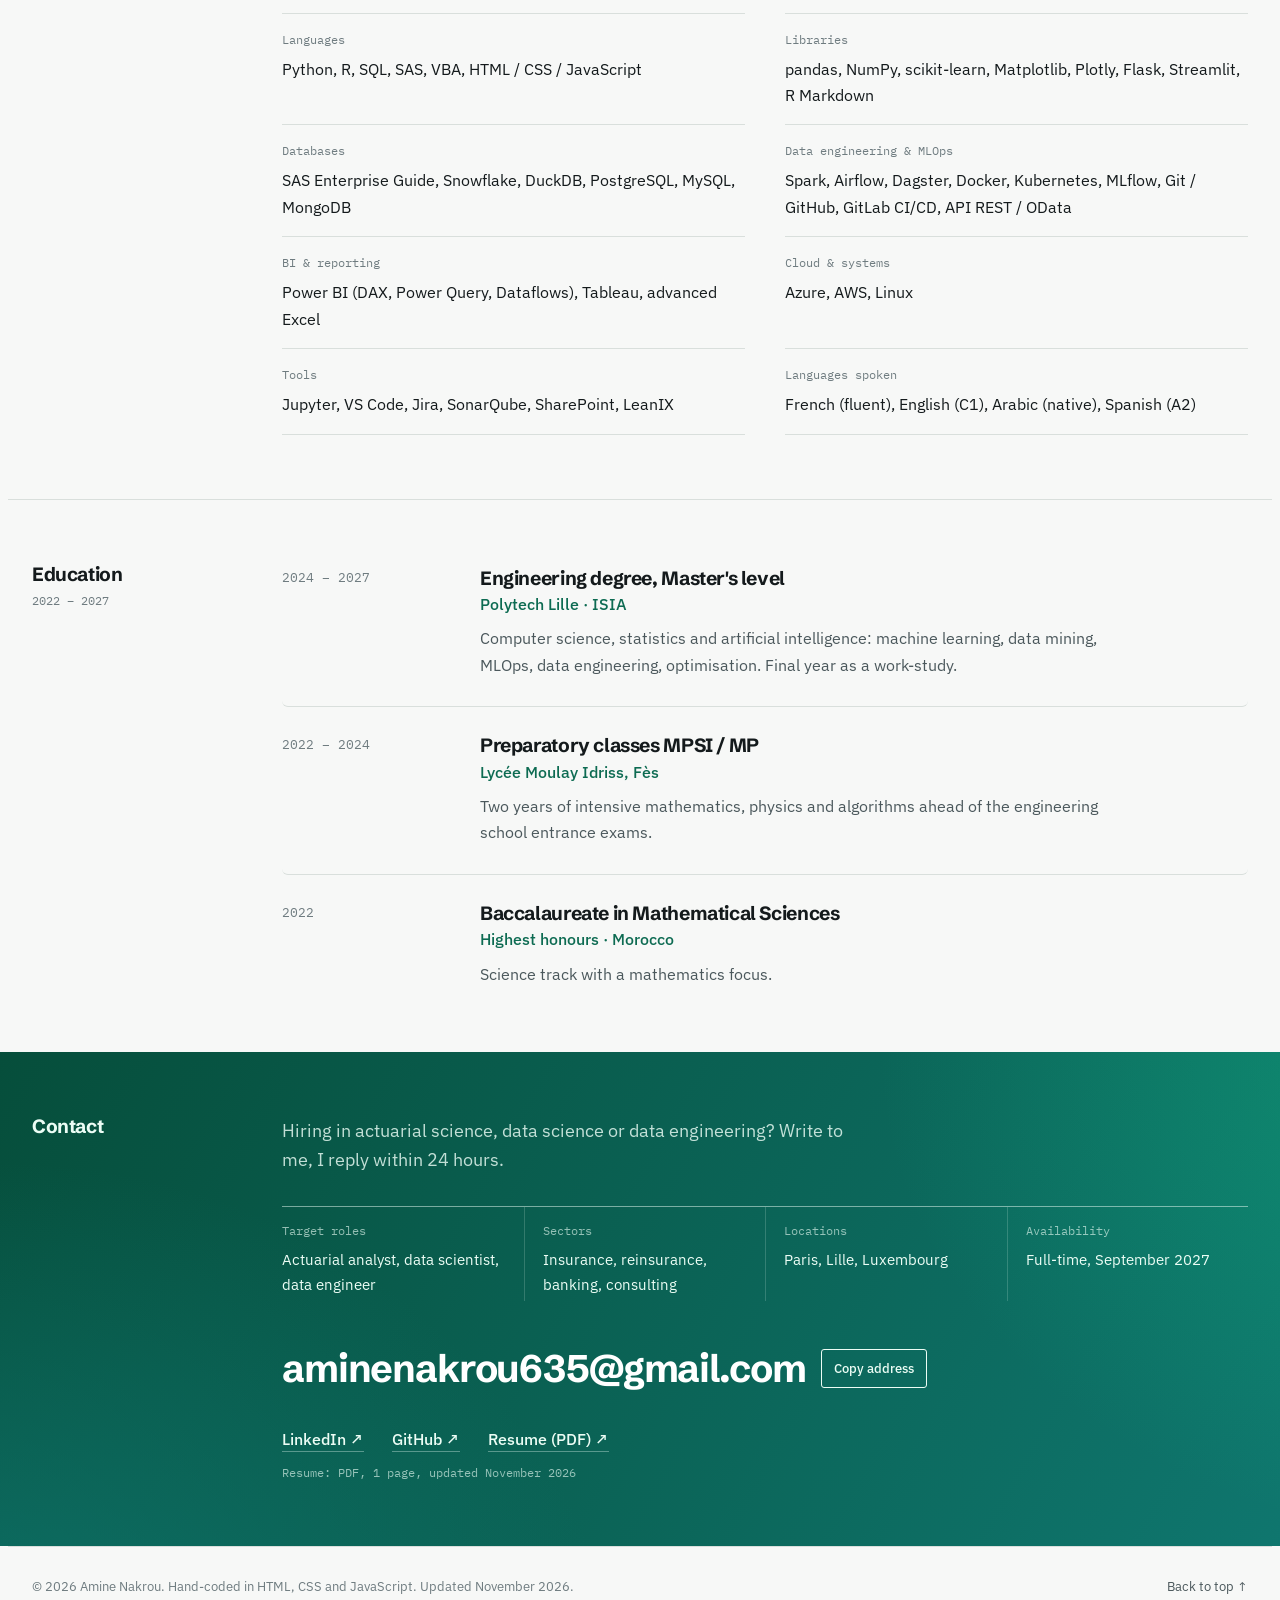
<file: case-studies/credit-scoring.html>
<!DOCTYPE html>
<html lang="fr">
<head>
  <meta charset="UTF-8" />
  <title>Scoring de crédit — Amine Nakrou</title>
  <meta name="robots" content="noindex" />
  <link rel="canonical" href="https://aminenakrou.github.io/portfolio/#projects" />
  <meta http-equiv="refresh" content="0; url=../index.html#projects" />
</head>
<body>
  <p>Cette page a été intégrée au portfolio. <a href="../index.html#projects">Voir le projet</a>.</p>
</body>
</html>
</file>
<file: style.css>
/* =====================================================================
   Portfolio Amine Nakrou
   Mise en page : une colonne d'intitulés à gauche, le contenu à droite,
   comme une note technique d'actuariat. Une seule couleur d'accent.
   ===================================================================== */

:root {
  /* Couleurs (thème clair) */
  --paper: #f7f8f7;
  --paper-2: #eef1ef;
  --ink: #141a1c;
  --ink-2: #4b585c;
  --ink-3: #6f7c80;
  --rule: #d9dfdc;
  --accent: #0d6b52;
  --accent-ink: #ffffff;
  --accent-soft: #dcefe7;
  --proj: #b8e0cf;
  --ok: #15803d;
  --grid: rgba(13, 107, 82, 0.075);
  --paid: #8e9b97;
  --vivid: #10b981;
  --sheet: #ffffff;
  --tint: #e6f4ed;
  --band: #064e3b;
  --band-2: #0f766e;
  --band-ink: #ecfdf5;
  --band-ink-2: #a7f3d0;
  --glow-1: #6ee7b7;
  --glow-2: #5eead4;
  --glow-3: #bef264;
  --glow-op: 0.55;

  /* Typographie */
  --display: 'Schibsted Grotesk', 'Helvetica Neue', Arial, sans-serif;
  --body: 'IBM Plex Sans', 'Segoe UI', system-ui, sans-serif;
  --mono: 'IBM Plex Mono', ui-monospace, Consolas, monospace;

  --step--1: 0.84rem;
  --step-0: 1rem;
  --step-1: 1.2rem;
  --step-2: 1.6rem;
  --step-3: clamp(2.2rem, 3.4vw, 3.1rem);

  --shell: 1200px;
  --label-col: 210px;
  --ease: cubic-bezier(.22, .7, .2, 1);
  color-scheme: light;
}

@media (prefers-color-scheme: dark) {
  :root:not([data-theme="light"]) {
    --paper: #0f1413;
    --paper-2: #151c1a;
    --ink: #e5ebe9;
    --ink-2: #a4b1ad;
    --ink-3: #7e8c88;
    --rule: #26302d;
    --accent: #49c497;
    --accent-ink: #062018;
    --accent-soft: #15302a;
    --proj: #1e4b3d;
    --ok: #4ade80;
    --grid: rgba(73, 196, 151, 0.06);
    --paid: #5d6b67;
    --vivid: #34d399;
    --sheet: #131b19;
    --tint: #111f1a;
    --band: #04382b;
    --band-2: #0a4f45;
    --band-ink: #ecfdf5;
    --band-ink-2: #6ee7b7;
    --glow-1: #059669;
    --glow-2: #0d9488;
    --glow-3: #4d7c0f;
    --glow-op: 0.32;
    color-scheme: dark;
  }
}
:root[data-theme="dark"] {
  --paper: #0f1413;
  --paper-2: #151c1a;
  --ink: #e5ebe9;
  --ink-2: #a4b1ad;
  --ink-3: #7e8c88;
  --rule: #26302d;
  --accent: #49c497;
  --accent-ink: #062018;
  --accent-soft: #15302a;
  --proj: #1e4b3d;
  --ok: #4ade80;
  --grid: rgba(73, 196, 151, 0.06);
  --paid: #5d6b67;
  --vivid: #34d399;
  --sheet: #131b19;
  --tint: #111f1a;
  --band: #04382b;
  --band-2: #0a4f45;
  --band-ink: #ecfdf5;
  --band-ink-2: #6ee7b7;
  --glow-1: #059669;
  --glow-2: #0d9488;
  --glow-3: #4d7c0f;
  --glow-op: 0.32;
  color-scheme: dark;
}

/* ---------- Base ---------- */
*, *::before, *::after { box-sizing: border-box; }
html { -webkit-text-size-adjust: 100%; scroll-behavior: smooth; scroll-padding-top: 84px; }
body {
  margin: 0;
  background: var(--paper);
  color: var(--ink);
  font: 400 var(--step-0)/1.65 var(--body);
  -webkit-font-smoothing: antialiased;
  text-rendering: optimizeLegibility;
  overflow-x: clip;
}
[hidden] { display: none !important; }
img { max-width: 100%; display: block; }
a { color: inherit; }
button { font: inherit; color: inherit; cursor: pointer; }
h1, h2, h3, h4 { margin: 0; font-family: var(--display); font-weight: 700; letter-spacing: -0.02em; line-height: 1.12; text-wrap: balance; }
p { margin: 0; }
strong { font-weight: 600; }
::selection { background: var(--accent-soft); color: var(--ink); }
:focus-visible { outline: 2px solid var(--accent); outline-offset: 3px; border-radius: 2px; }
.mono { font-family: var(--mono); }
.muted { color: var(--ink-2); }
.shell {
  width: 100%;
  max-width: calc(var(--shell) + 64px);
  margin-inline: auto;
  padding-left: max(24px, env(safe-area-inset-left, 0px));
  padding-right: max(24px, env(safe-area-inset-right, 0px));
}
.skip { position: absolute; left: 16px; top: -48px; z-index: 50; padding: 8px 14px; background: var(--accent); color: var(--accent-ink); text-decoration: none; }
.skip:focus { top: 12px; }

/* ---------- Boutons et liens ---------- */
.btn {
  display: inline-flex; align-items: center; gap: 8px;
  padding: 11px 18px;
  border: 1px solid var(--ink); border-radius: 3px;
  background: transparent; color: var(--ink);
  font-weight: 500; font-size: 0.95rem; text-decoration: none;
  transition: background-color .2s var(--ease), color .2s var(--ease), border-color .2s var(--ease);
}
.btn:hover { background: var(--ink); color: var(--paper); }
.btn.primary { background: var(--accent); border-color: var(--accent); color: var(--accent-ink); }
.btn.primary:hover { background: var(--ink); border-color: var(--ink); color: var(--paper); }
.btn.small { padding: 7px 12px; font-size: var(--step--1); }

/* ---------- En-tête ---------- */
.top {
  position: sticky; top: env(safe-area-inset-top, 0px); z-index: 20;
  background: color-mix(in srgb, var(--paper) 90%, transparent);
  backdrop-filter: blur(10px); -webkit-backdrop-filter: blur(10px);
  border-bottom: 1px solid transparent;
  transition: border-color .25s;
}
.top.stuck { border-bottom-color: var(--rule); }
body::before { content: ""; position: fixed; inset: 0 0 auto; height: env(safe-area-inset-top, 0px); z-index: 30; background: var(--paper); }
.top-inner { display: flex; align-items: center; gap: 28px; height: 64px; }
.brand { font-family: var(--display); font-weight: 700; font-size: 1.05rem; letter-spacing: -0.01em; text-decoration: none; white-space: nowrap; }
.nav { display: flex; gap: 22px; margin-right: auto; }
.nav a { position: relative; font-size: 0.93rem; color: var(--ink-2); text-decoration: none; padding: 4px 0; }
.nav a::after { content: ""; position: absolute; left: 0; right: 0; bottom: -2px; height: 1px; background: var(--ink); transform: scaleX(0); transform-origin: left; transition: transform .3s var(--ease); }
.nav a:hover, .nav a.active { color: var(--ink); }
.nav a:hover::after, .nav a.active::after { transform: scaleX(1); }
.tools { display: flex; align-items: center; gap: 8px; margin-left: auto; }
.tool {
  display: inline-flex; align-items: center; gap: 8px; height: 34px; padding: 0 10px;
  border: 1px solid var(--rule); border-radius: 3px; background: transparent;
  font-size: var(--step--1); color: var(--ink-2); text-decoration: none;
  transition: border-color .2s, color .2s;
}
.tool:hover { border-color: var(--ink); color: var(--ink); }
.tool.icon { width: 34px; padding: 0; justify-content: center; }
.tool svg { width: 18px; height: 18px; fill: none; stroke: currentColor; stroke-width: 1.5; }
#themeBtn svg path { fill: currentColor; stroke: none; }
.tool.cv { color: var(--ink); border-color: var(--ink); font-weight: 500; }
kbd { font-family: var(--mono); font-size: 0.72rem; padding: 1px 5px; border: 1px solid var(--rule); border-radius: 3px; color: var(--ink-3); }
.lang { display: inline-flex; border: 1px solid var(--rule); border-radius: 3px; height: 34px; }
.lang button { border: 0; background: transparent; padding: 0 9px; font-size: 0.78rem; font-weight: 500; color: var(--ink-3); }
.lang button + button { border-left: 1px solid var(--rule); }
.lang button[aria-pressed="true"] { color: var(--ink); background: var(--paper-2); }
.menu-btn { display: none; }
.menu { display: grid; padding: 8px max(24px, env(safe-area-inset-right, 0px)) 18px max(24px, env(safe-area-inset-left, 0px)); border-top: 1px solid var(--rule); background: var(--paper); }
.menu a { padding: 12px 0; border-bottom: 1px solid var(--rule); text-decoration: none; font-family: var(--display); font-weight: 600; font-size: 1.1rem; }

/* ---------- Ouverture ---------- */
.hero { position: relative; isolation: isolate; }
.hero-glow { position: absolute; z-index: -2; top: -64px; bottom: -40px; left: calc(50% - 50vw); right: calc(50% - 50vw); overflow: hidden; pointer-events: none; }
.hero-glow span { position: absolute; border-radius: 50%; filter: blur(80px); opacity: var(--glow-op); animation: drift 16s ease-in-out infinite alternate; will-change: transform; }
.hero-glow span:nth-child(1) { width: 46vw; height: 46vw; top: -14vw; right: -8vw; background: var(--glow-1); }
.hero-glow span:nth-child(2) { width: 30vw; height: 30vw; top: 12vw; right: 24vw; background: var(--glow-2); animation-duration: 21s; animation-delay: -7s; }
.hero-glow span:nth-child(3) { width: 34vw; height: 34vw; bottom: -20vw; left: -10vw; background: var(--glow-3); animation-duration: 25s; animation-delay: -3s; }
@keyframes drift {
  0% { transform: translate(0, 0) scale(1); }
  50% { transform: translate(-5vw, 4vw) scale(1.12); }
  100% { transform: translate(4vw, -3vw) scale(.92); }
}
.cursor-glow { position: absolute; left: 0; top: 0; width: 520px; height: 520px; margin: -260px 0 0 -260px; border-radius: 50%; background: radial-gradient(closest-side, color-mix(in srgb, var(--vivid) 30%, transparent), transparent); transform: translate(var(--cx, 70vw), var(--cy, 30%)); transition: transform .5s cubic-bezier(.2, .7, .2, 1), opacity .4s; opacity: 0; }
.hero:hover .cursor-glow { opacity: 1; }
.hero::before {
  content: ""; position: absolute; z-index: -1; top: -64px; bottom: 0;
  left: calc(50% - 50vw); right: calc(50% - 50vw);
  background-image: linear-gradient(var(--grid) 1px, transparent 1px), linear-gradient(90deg, var(--grid) 1px, transparent 1px);
  background-size: 32px 32px;
  -webkit-mask-image: radial-gradient(ellipse 70% 75% at 72% 38%, #000 25%, transparent 75%);
  mask-image: radial-gradient(ellipse 70% 75% at 72% 38%, #000 25%, transparent 75%);
}
.hero {
  display: grid; grid-template-columns: minmax(0, 1fr) minmax(0, 1.02fr); gap: 56px; align-items: start;
  padding-block: 72px 56px;
}
.eyebrow { font-family: var(--mono); font-size: var(--step--1); color: var(--ink-3); letter-spacing: 0.02em; }
.hero h1 { margin-top: 18px; max-width: 15ch; font-size: var(--step-3); font-weight: 800; letter-spacing: -0.035em; line-height: 1.04; }
.lede { margin-top: 24px; max-width: 54ch; font-size: 1.08rem; color: var(--ink-2); }
.lede strong { color: var(--ink); }
.availability { display: flex; align-items: center; gap: 10px; margin-top: 22px; font-size: 0.95rem; }
.dot { width: 8px; height: 8px; border-radius: 50%; background: var(--ok); box-shadow: 0 0 0 4px color-mix(in srgb, var(--ok) 18%, transparent); flex: none; }
.actions { display: flex; flex-wrap: wrap; gap: 10px; margin-top: 30px; }

/* ---------- Fig. 1 : triangle ---------- */
.triangle-fig {
  margin: 6px 0 0; min-width: 0; padding: 22px 24px 20px;
  background: var(--sheet); border: 1px solid var(--rule); border-radius: 8px;
  box-shadow: 0 1px 0 rgba(255, 255, 255, .6) inset, 0 40px 80px -40px rgba(6, 78, 59, .45), 0 12px 24px -16px rgba(6, 78, 59, .25);
}
.fig-head { display: flex; flex-wrap: wrap; gap: 4px 12px; align-items: baseline; padding-bottom: 10px; border-bottom: 1px solid var(--ink); }
.fig-num { font-family: var(--mono); font-size: var(--step--1); font-weight: 500; white-space: nowrap; }
.fig-title { font-size: 0.9rem; color: var(--ink-2); }
.table-wrap { overflow-x: auto; -webkit-overflow-scrolling: touch; }
.triangle { width: 100%; border-collapse: collapse; font-family: var(--mono); font-size: 0.8rem; font-variant-numeric: tabular-nums; }
.triangle th, .triangle td { padding: 7px 6px; text-align: right; white-space: nowrap; }
.triangle thead th { font-weight: 500; color: var(--ink-3); border-bottom: 1px solid var(--rule); font-size: 0.72rem; }
.triangle thead th:first-child, .triangle tbody th { text-align: left; }
.triangle tbody th { font-weight: 500; color: var(--ink-2); padding-right: 12px; }
.triangle tbody tr { border-bottom: 1px solid var(--rule); }
.triangle td.obs { color: var(--ink); }
.triangle td.prj { background: var(--accent-soft); color: var(--accent); font-style: italic; }
.triangle td.ult { font-weight: 500; border-left: 1px solid var(--ink); color: var(--ink); }
.triangle td.ult.est { color: var(--accent); }
.triangle tfoot td, .triangle tfoot th { padding-top: 9px; color: var(--ink-3); font-size: 0.72rem; text-align: right; }
.triangle tfoot th { text-align: left; font-weight: 500; }
.triangle tbody tr { cursor: default; }
.triangle tbody tr:focus-visible { outline: 2px solid var(--accent); outline-offset: -2px; }
.triangle tbody tr:hover th, .triangle tbody tr.hl th { color: var(--accent); }
.triangle tbody tr:hover > *, .triangle tbody tr.hl > * { box-shadow: inset 0 -1px 0 var(--accent); }
.triangle td { transition: opacity .35s var(--ease), transform .35s var(--ease), background-color .3s, color .3s; }
.triangle .pending { opacity: 0; transform: translateY(6px); }
.triangle td.scan { background: color-mix(in srgb, var(--vivid) 22%, transparent); }
.triangle td.prj.flash { background: color-mix(in srgb, var(--vivid) 45%, transparent); color: var(--ink); }
.triangle td.f { transition: color .3s; }
.triangle td.f.hot { color: var(--accent); font-weight: 500; }
.replay { margin-left: auto; border: 0; background: none; padding: 0; font-family: var(--mono); font-size: 0.74rem; color: var(--ink-3); white-space: nowrap; }
.replay:hover { color: var(--accent); }
.replay[disabled] { opacity: .45; cursor: default; }

/* Fig. 1 (bas) : payé et réserve, barres empilées */
.bars-head { margin-top: 22px; font-size: 0.72rem; color: var(--ink-3); }
.bars { display: grid; gap: 5px; margin-top: 10px; }
.bar { display: grid; grid-template-columns: 40px minmax(0, 1fr) 44px; gap: 10px; align-items: center; padding: 1px 0; cursor: default; }
.bar-y, .bar-v { font-family: var(--mono); font-size: 0.72rem; color: var(--ink-3); font-variant-numeric: tabular-nums; }
.bar-v { text-align: right; color: var(--ink-2); }
.bar-track { height: 10px; }
.bar-fill { display: flex; gap: 2px; height: 100%; clip-path: inset(0 0 0 0); transition: clip-path .9s var(--ease); transition-delay: calc(var(--i) * 70ms); }
.bars.pending .bar-fill { clip-path: inset(0 100% 0 0); }
.seg { height: 100%; }
.seg.paid { background: var(--paid); }
.seg.res { background: var(--vivid); border-radius: 0 4px 4px 0; }
.seg.paid.last { border-radius: 0 4px 4px 0; }
.bar:hover .bar-y, .bar.hl .bar-y { color: var(--accent); }
.bar:hover .seg.paid, .bar.hl .seg.paid { background: var(--ink-2); }
.triangle-fig figcaption { display: flex; flex-wrap: wrap; gap: 8px 18px; align-items: center; margin-top: 14px; font-size: 0.8rem; color: var(--ink-2); }
.legend { display: inline-flex; align-items: center; gap: 7px; }
.sw { width: 12px; height: 12px; display: inline-block; border: 1px solid var(--rule); }
.sw-obs { background: var(--paid); border-color: var(--paid); }
.sw-proj { background: var(--accent-soft); border-color: var(--accent); }
.fig-readout { color: var(--accent); min-height: 1.2em; }
.fig-note { flex-basis: 100%; color: var(--ink-3); font-size: 0.76rem; }

/* ---------- Bandes de couleur pleine largeur ---------- */
.band { position: relative; isolation: isolate; }
.band::before { content: ""; position: absolute; z-index: -1; top: 0; bottom: 0; left: calc(50% - 50vw); right: calc(50% - 50vw); }
.band-tint::before { background: var(--tint); }
.band-dark {
  --ink: var(--band-ink); --ink-2: rgba(236, 253, 245, .82); --ink-3: rgba(236, 253, 245, .62);
  --rule: rgba(236, 253, 245, .18); --accent: var(--band-ink-2); --accent-ink: var(--band); --paper: var(--band);
  color: var(--ink);
}
.band-dark::before {
  background:
    radial-gradient(60% 120% at 85% 0%, color-mix(in srgb, var(--vivid) 45%, transparent), transparent 60%),
    radial-gradient(50% 120% at 0% 100%, color-mix(in srgb, var(--band-2) 90%, transparent), transparent 70%),
    linear-gradient(120deg, var(--band), var(--band-2));
  background-size: 140% 140%, 140% 140%, 100% 100%;
  animation: bandShift 18s ease-in-out infinite alternate;
}
@keyframes bandShift { from { background-position: 0% 0%, 100% 100%, 0 0; } to { background-position: 100% 30%, 0% 60%, 0 0; } }
.band + .block, .block.band { border-top-color: transparent; }

/* ---------- Repères chiffrés ---------- */
.figures { padding-block: 44px; }
.figures-list { display: grid; grid-template-columns: repeat(4, minmax(0, 1fr)); margin: 0; }
.figures-list dt { font-size: clamp(1.6rem, 2.6vw, 2.2rem) !important; color: #fff !important; }
.figures-list > div { padding: 20px 20px 22px 0; }
.figures-list > div + div { padding-left: 20px; border-left: 1px solid var(--rule); }
.figures-list dt { font-size: 1.35rem; font-weight: 500; letter-spacing: -0.02em; color: var(--ink); font-variant-numeric: tabular-nums; }
.figures-list dd { margin: 6px 0 0; font-size: 0.86rem; color: var(--ink-2); line-height: 1.5; }

/* ---------- Blocs ---------- */
.block {
  display: grid; grid-template-columns: var(--label-col) minmax(0, 1fr); gap: 40px;
  padding-block: 64px;
  border-top: 1px solid var(--rule);
}
.figures + .block { border-top: 0; }
.band-dark .btn { border-color: var(--band-ink); color: var(--band-ink); }
.band-dark .btn:hover { background: var(--band-ink); color: var(--band); }
.contact .mail { color: #fff; }
.contact .links a { border-bottom-color: rgba(236, 253, 245, .35); }
.contact .links a:hover { border-bottom-color: #fff; }
.contact .wanted { border-top-color: rgba(236, 253, 245, .5); }

/* Survols plus vivants */
.entry { transition: background-color .3s; border-radius: 6px; }
.btn { position: relative; overflow: hidden; z-index: 0; }
.btn.primary::after { content: ""; position: absolute; inset: 0; z-index: -1; background: linear-gradient(110deg, transparent 30%, rgba(255, 255, 255, .35) 50%, transparent 70%); transform: translateX(-110%); transition: transform .7s var(--ease); }
.btn.primary:hover::after { transform: translateX(110%); }
.skills > div { transition: transform .3s var(--ease); }
.skills > div:hover { transform: translateX(6px); }
.skills > div:hover dt { color: var(--accent); }
.block-head { position: sticky; top: 92px; align-self: start; display: grid; gap: 6px; }
.block-label { font-size: var(--step-1); font-weight: 700; }
.block-meta { font-family: var(--mono); font-size: 0.74rem; color: var(--ink-3); font-variant-numeric: tabular-nums; }
.block-body { min-width: 0; margin: 0; padding: 0; }

/* Profil */
.profile { display: grid; grid-template-columns: minmax(0, 1fr) 220px; gap: 48px; align-items: start; }
.prose { display: grid; gap: 16px; max-width: 66ch; font-size: 1.05rem; color: var(--ink-2); }
.prose strong { color: var(--ink); }
.portrait { margin: 0; }
.portrait img { width: 100%; height: auto; aspect-ratio: 1; object-fit: cover; filter: grayscale(.15) contrast(1.02); border: 1px solid var(--rule); }
.portrait figcaption { margin-top: 8px; font-size: 0.75rem; color: var(--ink-3); }

/* Entrées (expérience, formation) */
.entries { list-style: none; display: grid; gap: 0; }
.entry { display: grid; grid-template-columns: 170px minmax(0, 1fr); gap: 28px; padding-block: 28px; border-bottom: 1px solid var(--rule); }
.entry:first-child { padding-top: 4px; }
.entry:last-child { border-bottom: 0; padding-bottom: 0; }
.when { font-family: var(--mono); font-size: 0.8rem; color: var(--ink-3); line-height: 1.6; font-variant-numeric: tabular-nums; }
.when .now { display: inline-flex; align-items: center; gap: 6px; margin-top: 6px; color: var(--ok); }
.entry h3 { font-size: 1.2rem; }
.org { margin-top: 2px; font-weight: 500; color: var(--accent); }
.team { margin-top: 4px; font-size: 0.9rem; color: var(--ink-3); }
.result { display: inline-block; margin-top: 14px; padding: 3px 0; font-family: var(--mono); font-size: 0.82rem; color: var(--ink); border-bottom: 1px solid var(--accent); }
.entry ul { margin: 14px 0 0; padding: 0; list-style: none; display: grid; gap: 9px; max-width: 72ch; }
.entry li { position: relative; padding-left: 18px; color: var(--ink-2); }
.entry li::before { content: "–"; position: absolute; left: 0; color: var(--ink-3); }
.entry li strong { color: var(--ink); }
.stack { margin-top: 14px; font-family: var(--mono); font-size: 0.78rem; color: var(--ink-3); }
.edu-text { margin-top: 8px; color: var(--ink-2); max-width: 66ch; }

/* Projets */
.proj-bar { display: flex; flex-wrap: wrap; justify-content: space-between; align-items: baseline; gap: 12px 24px; margin-bottom: 18px; }
.filters { display: flex; flex-wrap: wrap; gap: 4px 16px; }
.filters button { border: 0; background: none; padding: 2px 0; font-size: 0.9rem; color: var(--ink-3); border-bottom: 1px solid transparent; }
.filters button:hover { color: var(--ink); }
.filters button[aria-pressed="true"] { color: var(--ink); border-bottom-color: var(--ink); }
.projects { border-top: 1px solid var(--ink); }
.proj { position: relative; border-bottom: 1px solid var(--rule); }
.proj::before { content: ""; position: absolute; left: -14px; top: 24px; height: 26px; width: 2px; background: var(--accent); transform: scaleY(0); transform-origin: top; transition: transform .35s var(--ease); }
.proj:hover::before, .proj.open::before { transform: scaleY(1); }
.proj.off { display: none; }
.proj-head {
  display: grid; grid-template-columns: 150px minmax(0, 1fr) auto 24px; gap: 20px; align-items: baseline;
  width: 100%; padding: 22px 0 6px; border: 0; background: none; text-align: left;
}
.proj-cat { font-family: var(--mono); font-size: 0.76rem; color: var(--ink-3); }
.proj-title { font-family: var(--display); font-weight: 700; font-size: 1.3rem; letter-spacing: -0.02em; line-height: 1.2; }
.proj-metric { font-family: var(--mono); font-size: 0.85rem; color: var(--accent); white-space: nowrap; }
.proj-toggle { position: relative; width: 14px; height: 14px; justify-self: end; align-self: center; }
.proj-toggle::before, .proj-toggle::after { content: ""; position: absolute; left: 0; right: 0; top: 50%; height: 1.5px; margin-top: -.75px; background: var(--ink); transition: transform .35s var(--ease); }
.proj-toggle::after { transform: rotate(90deg); }
.proj.open .proj-toggle::after { transform: rotate(0deg); }
.proj-head:hover .proj-title { text-decoration: underline; text-decoration-thickness: 1px; text-underline-offset: 4px; }
.proj-sum { margin-left: 170px; padding-bottom: 22px; max-width: 64ch; color: var(--ink-2); }
.proj-panel { display: grid; grid-template-rows: 0fr; transition: grid-template-rows .45s var(--ease); }
.proj.open .proj-panel { grid-template-rows: 1fr; }
.proj-panel > div { overflow: hidden; min-height: 0; visibility: hidden; transition: visibility 0s linear .45s; }
.proj.open .proj-panel > div { visibility: visible; transition-delay: 0s; }
.proj-inner { margin-left: 170px; padding-bottom: 28px; }
.facts { display: grid; grid-template-columns: 110px minmax(0, 1fr); gap: 10px 20px; margin: 0; max-width: 78ch; }
.facts dt { font-family: var(--mono); font-size: 0.76rem; color: var(--ink-3); padding-top: 3px; }
.facts dd { margin: 0; color: var(--ink-2); }
.proj-links { display: flex; flex-wrap: wrap; gap: 10px; margin-top: 20px; align-items: center; }
.proj-links .note { font-size: 0.86rem; color: var(--ink-3); }

.sub { margin-top: 48px; }
.sub-title { font-size: 1.05rem; margin-bottom: 6px; }
.lab { list-style: none; margin: 18px 0 0; padding: 0; display: grid; grid-template-columns: repeat(3, minmax(0, 1fr)); gap: 0; border-top: 1px solid var(--rule); }
.lab li { padding: 16px 20px 6px 0; }
.lab li + li { padding-left: 20px; border-left: 1px solid var(--rule); }
.lab .status { font-family: var(--mono); font-size: 0.72rem; color: var(--accent); }
.lab h4 { margin-top: 6px; font-size: 1rem; }
.lab p { margin-top: 6px; font-size: 0.88rem; color: var(--ink-2); }
.others { width: 100%; border-collapse: collapse; margin-top: 14px; font-size: 0.92rem; }
.others th, .others td { text-align: left; padding: 11px 16px 11px 0; border-bottom: 1px solid var(--rule); vertical-align: baseline; }
.others thead th { font-family: var(--mono); font-weight: 400; font-size: 0.74rem; color: var(--ink-3); border-bottom-color: var(--ink); }
.others td:first-child { font-weight: 500; }
.others td.dom { font-family: var(--mono); font-size: 0.78rem; color: var(--ink-3); white-space: nowrap; }
.others td.desc { color: var(--ink-2); }
.others td.lk { white-space: nowrap; }
.others a { color: var(--accent); text-decoration: none; margin-right: 12px; }
.others a:hover { text-decoration: underline; }

/* Compétences */
.skills { display: grid; grid-template-columns: repeat(2, minmax(0, 1fr)); gap: 0 40px; }
.skills > div { padding: 16px 0; border-bottom: 1px solid var(--rule); }
.skills dt { font-family: var(--mono); font-size: 0.76rem; color: var(--ink-3); }
.skills dd { margin: 6px 0 0; }

/* Contact */
.contact-lead { max-width: 52ch; font-size: 1.1rem; color: var(--ink-2); }
.wanted { display: grid; grid-template-columns: repeat(4, minmax(0, 1fr)); margin: 32px 0 36px; border-top: 1px solid var(--ink); }
.wanted > div { padding: 14px 18px 4px 0; }
.wanted > div + div { padding-left: 18px; border-left: 1px solid var(--rule); }
.wanted dt { font-family: var(--mono); font-size: 0.74rem; color: var(--ink-3); }
.wanted dd { margin: 6px 0 0; font-size: 0.95rem; }
.cv-meta { margin-top: 10px; font-family: var(--mono); font-size: 0.74rem; color: var(--ink-3); }
.mail-row { display: flex; flex-wrap: wrap; align-items: center; gap: 16px; margin-top: 18px; }
.mail { font-family: var(--display); font-weight: 700; font-size: clamp(1.4rem, 3.4vw, 2.4rem); letter-spacing: -0.03em; text-decoration: none; overflow-wrap: anywhere; background: linear-gradient(var(--accent), var(--accent)) 0 100% / 0 2px no-repeat; transition: background-size .4s var(--ease); }
.mail:hover { background-size: 100% 2px; }
.links { list-style: none; display: flex; flex-wrap: wrap; gap: 8px 28px; margin: 26px 0 0; padding: 0; }
.links a { text-decoration: none; font-weight: 500; border-bottom: 1px solid var(--rule); padding-bottom: 2px; transition: border-color .2s; }
.links a:hover { border-bottom-color: var(--ink); }
.arrow { display: inline-block; transition: transform .25s var(--ease); }
.links a:hover .arrow { transform: translate(2px, -2px); }

/* Pied de page */
.foot { display: flex; flex-wrap: wrap; justify-content: space-between; gap: 12px; padding-block: 28px 40px; border-top: 1px solid var(--rule); font-size: 0.84rem; color: var(--ink-3); }
.foot a { color: var(--ink-2); text-decoration: none; }
.foot a:hover { color: var(--ink); }

/* Recherche rapide */
.palette { width: min(560px, calc(100% - 32px)); margin-top: 14vh; padding: 0; border: 1px solid var(--ink); border-radius: 4px; background: var(--paper); color: var(--ink); box-shadow: 0 30px 80px -30px rgba(0, 0, 0, .45); }
.palette::backdrop { background: color-mix(in srgb, var(--ink) 30%, transparent); }
.palette input { width: 100%; padding: 16px 18px; border: 0; border-bottom: 1px solid var(--rule); background: transparent; color: var(--ink); font: inherit; font-size: 1.02rem; outline: 0; }
.palette ul { list-style: none; margin: 6px; padding: 0; max-height: 52vh; overflow: auto; }
.palette li { display: flex; justify-content: space-between; gap: 12px; padding: 10px 12px; cursor: pointer; }
.palette li small { font-family: var(--mono); font-size: 0.72rem; color: var(--ink-3); }
.palette li[aria-selected="true"] { background: var(--accent-soft); }
.palette li.empty { color: var(--ink-3); cursor: default; }
.palette-hint { margin: 0; padding: 9px 18px; border-top: 1px solid var(--rule); font-size: 0.72rem; color: var(--ink-3); }

.toast { position: fixed; left: 50%; bottom: max(24px, env(safe-area-inset-bottom, 0px)); z-index: 60; margin: 0; padding: 10px 16px; background: var(--ink); color: var(--paper); font-size: 0.88rem; border-radius: 3px; transform: translate(-50%, 16px); opacity: 0; pointer-events: none; transition: opacity .25s, transform .25s var(--ease); }
.toast.show { opacity: 1; transform: translate(-50%, 0); }

/* ---------- Responsive ---------- */
@media (max-width: 1080px) {
  .hero { grid-template-columns: 1fr; gap: 44px; padding-block: 48px 40px; }
  .search-btn { display: none; }
}
@media (max-width: 900px) {
  .nav { display: none; }
  .menu-btn { display: inline-flex; }
  .block { grid-template-columns: 1fr; gap: 20px; padding-block: 48px; }
  .block-head { position: static; grid-auto-flow: column; justify-content: start; align-items: baseline; gap: 14px; }
  .block-head::after { display: none !important; }
  .proj::before { display: none; }
  .wanted { grid-template-columns: repeat(2, minmax(0, 1fr)); }
  .wanted > div:nth-child(3) { padding-left: 0; border-left: 0; }
  .wanted > div:nth-child(n+3) { border-top: 1px solid var(--rule); }
  .figures-list { grid-template-columns: repeat(2, minmax(0, 1fr)); }
  .figures-list > div:nth-child(3) { padding-left: 0; border-left: 0; }
  .figures-list > div:nth-child(n+3) { border-top: 1px solid var(--rule); }
  .profile { grid-template-columns: minmax(0, 1fr) 160px; gap: 28px; }
}
@media (max-width: 640px) {
  .tools .cv, .lang { display: none; }
  .top-inner { gap: 12px; }
  .shell { padding-left: max(16px, env(safe-area-inset-left, 0px)); padding-right: max(16px, env(safe-area-inset-right, 0px)); }
  .menu { padding-left: max(16px, env(safe-area-inset-left, 0px)); padding-right: max(16px, env(safe-area-inset-right, 0px)); }
  .profile { grid-template-columns: 1fr; }
  .portrait { max-width: 200px; }
  .entry { grid-template-columns: 1fr; gap: 6px; }
  .proj-head { grid-template-columns: minmax(0, 1fr) 20px; gap: 6px 12px; }
  .proj-cat { grid-column: 1 / -1; }
  .proj-metric { grid-column: 1; grid-row: 3; }
  .proj-toggle { grid-column: 2; grid-row: 2; }
  .proj-sum, .proj-inner { margin-left: 0; }
  .facts { grid-template-columns: 1fr; gap: 2px; }
  .facts dd { margin-bottom: 10px; }
  .lab { grid-template-columns: 1fr; }
  .lab li + li { padding-left: 0; border-left: 0; border-top: 1px solid var(--rule); }
  .skills { grid-template-columns: 1fr; }
  .others td.desc { display: none; }
  .fig-title { flex: 1 1 60%; }
  .replay { margin-left: 0; flex-basis: 100%; text-align: left; }
  .triangle { font-size: 0.66rem; }
  .triangle th, .triangle td { padding: 6px 2px; }
  .triangle thead th, .triangle tfoot td, .triangle tfoot th { font-size: 0.6rem; }
  .triangle tbody th { padding-right: 4px; }
  .bar { grid-template-columns: 34px minmax(0, 1fr) 34px; gap: 8px; }
  .others thead th:nth-child(3) { display: none; }
}

/* ---------- Ouverture animée (au chargement uniquement) ---------- */
.progress { display: none; }
.intro .hero h1 .w { display: inline-block; overflow: hidden; vertical-align: bottom; padding-bottom: .08em; margin-bottom: -.08em; }
.intro .hero h1 .w > span { display: inline-block; animation: rise .9s var(--ease) both; animation-delay: calc(120ms + var(--i) * 55ms); }
.intro .eyebrow { animation: fadeUp .7s var(--ease) both; }
.intro .lede { animation: fadeUp .8s var(--ease) .55s both; }
.intro .availability { animation: fadeUp .8s var(--ease) .68s both; }
.intro .actions { animation: fadeUp .8s var(--ease) .8s both; }
.intro .fig-head { animation: fadeUp .7s var(--ease) .25s both; }
.intro .figures-list { animation: fadeUp .9s var(--ease) 1s both; }
@keyframes rise { from { transform: translateY(108%); } to { transform: none; } }
@keyframes fadeUp { from { opacity: 0; transform: translateY(14px); } to { opacity: 1; transform: none; } }
.dot { animation: pulse 2.4s ease-out infinite; }
@keyframes pulse { 0% { box-shadow: 0 0 0 0 color-mix(in srgb, var(--ok) 45%, transparent); } 70%, 100% { box-shadow: 0 0 0 8px transparent; } }

/* ---------- Défilement : apparitions et progression (navigateurs récents) ---------- */
@supports (animation-timeline: view()) {
  @media (prefers-reduced-motion: no-preference) {
    .entry, article.proj, .skills > div, .lab li, .wanted > div, .prose > p, .portrait, .others tbody tr, .sub-title, .contact-lead, .mail-row {
      animation: reveal linear both;
      animation-timeline: view();
      animation-range: entry 0% cover 20%;
    }
    @keyframes reveal { from { opacity: 0; transform: translateY(30px); } to { opacity: 1; transform: none; } }
    .block { view-timeline-name: --sec; }
    .block-head::after {
      content: ""; display: block; width: 56px; height: 2px; margin-top: 6px; background: var(--accent);
      transform-origin: left; animation: grow linear both; animation-timeline: --sec; animation-range: cover 10% cover 70%;
    }
    .progress {
      display: block; position: fixed; z-index: 40; left: 0; right: 0; top: env(safe-area-inset-top, 0px); height: 2px;
      background: var(--accent); transform-origin: left; animation: grow linear both; animation-timeline: scroll(root);
    }
    @keyframes grow { from { transform: scaleX(0); } to { transform: scaleX(1); } }
  }
}

/* Repli des apparitions (Firefox, Safari) : piloté par JavaScript */
.io .rv { transition: opacity .8s var(--ease), transform .8s var(--ease); transition-delay: var(--rd, 0ms); }
.io .rv:not(.in) { opacity: 0; transform: translateY(30px); }

/* ---------- Impression : une version propre, sans navigation ---------- */
@media print {
  :root { --paper: #fff; --paper-2: #fff; --ink: #000; --ink-2: #222; --ink-3: #555; --rule: #ccc; --accent: #0d6b52; --accent-soft: #e6f2ed; }
  .top, .tools, .actions, .filters, .proj-bar p, .palette, .toast, .skip, .foot a, #copyMail, .fig-readout, .hero-glow, .band::before, .replay, .progress { display: none !important; }
  .band-dark { --ink: #000; --ink-2: #222; --ink-3: #555; --rule: #ccc; --accent: #0d6b52; color: #000; }
  .figures-list dt, .contact .mail { color: #000 !important; }
  .triangle-fig { box-shadow: none; }
  body { font-size: 10.5pt; }
  .hero { padding-block: 0 16px; grid-template-columns: 1fr 1fr; gap: 24px; }
  .block { padding-block: 18px; break-inside: avoid-page; }
  .block-head { position: static; }
  .proj-panel { grid-template-rows: 1fr !important; }
  .proj-panel > div { visibility: visible !important; }
  .proj-toggle { display: none; }
  a { text-decoration: none; }
  .entry, .proj { break-inside: avoid; }
}

@media (prefers-reduced-motion: reduce) {
  html { scroll-behavior: auto; }
  *, *::before, *::after { animation: none !important; transition: none !important; }
}
</file>
